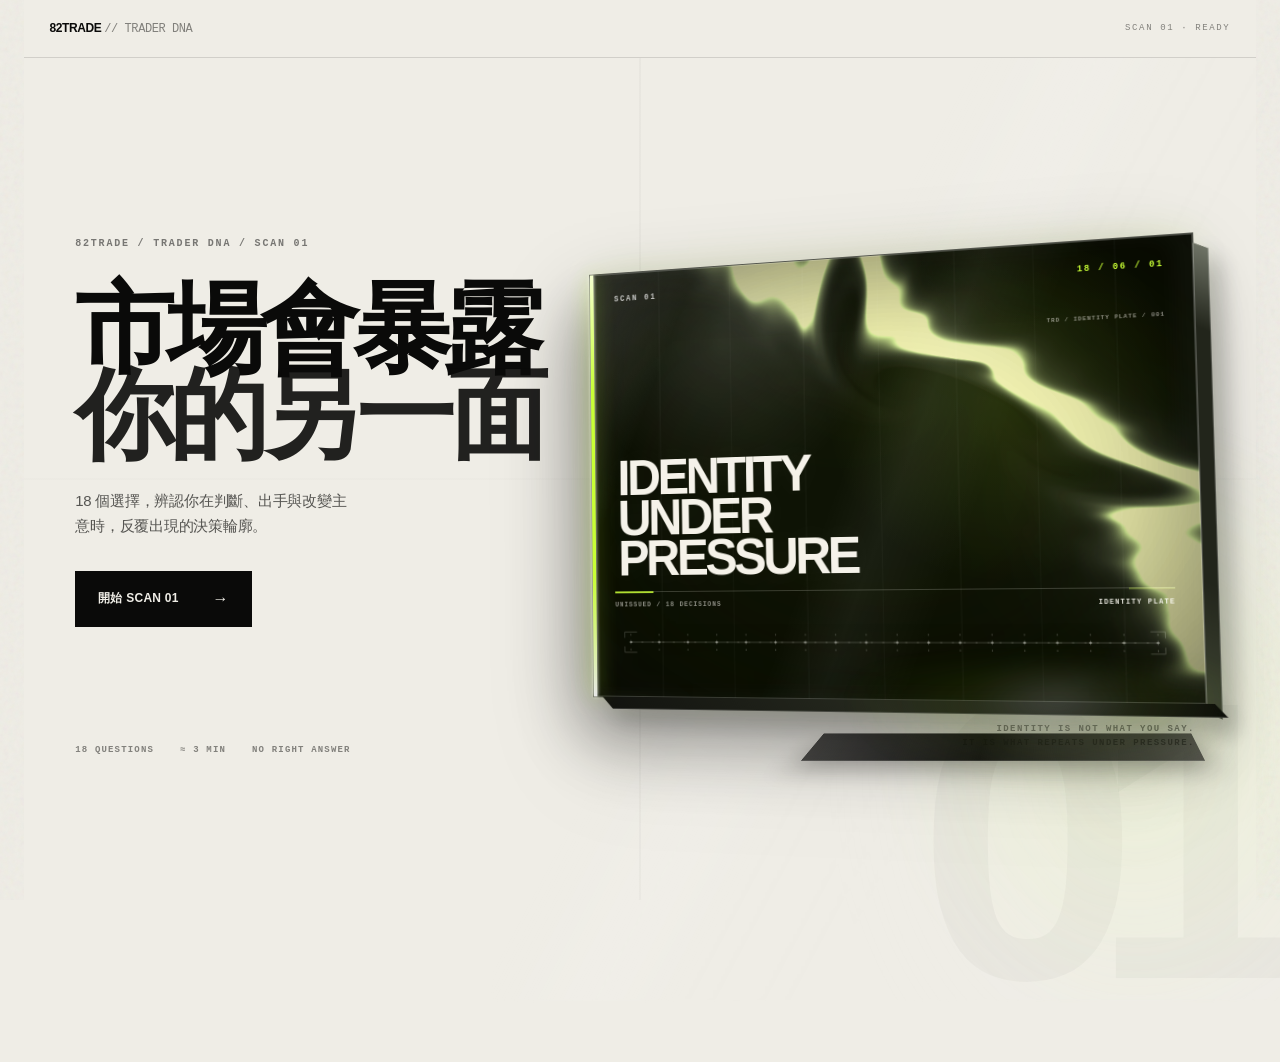
<file: index.html>
<!doctype html>
<html lang="zh-Hant">
<head>
<meta charset="utf-8" />
<meta name="viewport" content="width=device-width, initial-scale=1, viewport-fit=cover" />
<meta name="theme-color" content="#efede6" />
<title>82TRADE · 交易 DNA</title>
<meta name="description" content="54 題標準題庫，從六個連續維度辨認你的交易決策傾向。" />
<link rel="stylesheet" href="./styles.css" />
<link rel="stylesheet" href="./styles-responsive.css" />
<link rel="stylesheet" href="./visual-v3.css" />
<link rel="stylesheet" href="./visual-v3-motion.css" />
<link rel="stylesheet" href="./visual-v3-polish.css" />
<link rel="stylesheet" href="./visual-v3-refine.css" />
<link rel="stylesheet" href="./visual-v3-result-depth.css" />
<link rel="stylesheet" href="./visual-v4.css" />
<link rel="stylesheet" href="./visual-v4-result.css" />
</head>
<body>
<div class="app"><div class="grain"></div><div class="orb"></div><div class="orb b"></div>
<div class="shell"><div class="topbar"><div class="brand">82TRADE <span>// TRADER DNA</span></div><div class="status" id="status">LOADING</div></div><main class="view" id="view"></main></div>
<div class="toast" id="toast">已複製</div></div>
<script src="./event-persistence.js" defer></script>
<script src="./app.js" defer></script>
<script src="./visual-v3.js" defer></script>
<script src="./visual-v3-refine.js" defer></script>
<script src="./visual-v3-share-card.js" defer></script>
<script src="./visual-v4.js" defer></script>
<script src="./visual-v4-result.js" defer></script>
<script>
if ('serviceWorker' in navigator) {
  addEventListener('load', () => {
    navigator.serviceWorker.register('./sw.js', { updateViaCache: 'none' }).catch(() => {});
  });
}
</script>
</body></html>
</file>
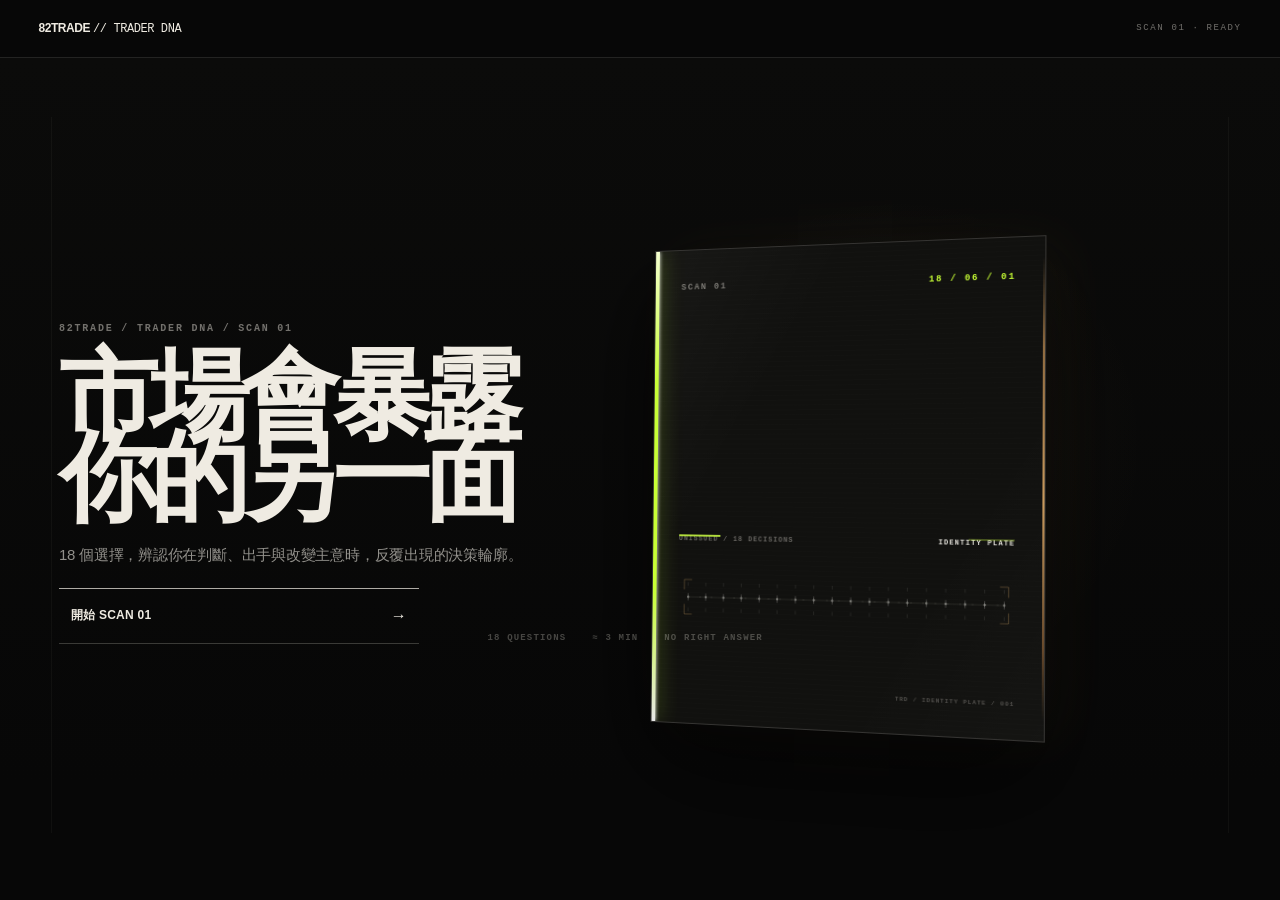
<file: v5/index.html>
<!doctype html>
<html lang="zh-Hant">
<head>
<meta charset="utf-8" />
<meta name="viewport" content="width=device-width, initial-scale=1, viewport-fit=cover" />
<base href="../">
<meta name="theme-color" content="#efede6" />
<title>82TRADE · 交易 DNA</title>
<meta name="description" content="54 題標準題庫，從六個連續維度辨認你的交易決策傾向。" />
<link rel="stylesheet" href="./styles.css" />
<link rel="stylesheet" href="./styles-responsive.css" />
<link rel="stylesheet" href="./visual-v3.css" />
<link rel="stylesheet" href="./visual-v3-motion.css" />
<link rel="stylesheet" href="./visual-v3-polish.css" />
<link rel="stylesheet" href="./visual-v3-refine.css" />
<link rel="stylesheet" href="./visual-v3-result-depth.css" />
<link rel="stylesheet" href="./visual-v4.css" />
<link rel="stylesheet" href="./visual-v4-result.css" />
<link rel="stylesheet" href="./v5/director-v5-live.css" />
</head>
<body class="v5-functional-preview">
<div class="app"><div class="grain"></div><div class="orb"></div><div class="orb b"></div>
<div class="shell"><div class="topbar"><div class="brand">82TRADE <span>// TRADER DNA</span></div><div class="status" id="status">LOADING</div></div><main class="view" id="view"></main></div>
<div class="toast" id="toast">已複製</div></div>
<script src="./event-persistence.js" defer></script>
<script src="./app.js" defer></script>
<script src="./visual-v3.js" defer></script>
<script src="./visual-v3-refine.js" defer></script>
<script src="./visual-v3-share-card.js" defer></script>
<script src="./visual-v4.js" defer></script>
<script src="./visual-v4-result.js" defer></script>
<script src="./v5/director-v5-live.js" defer></script>

</body></html>
</file>
<file: styles.css>
:root{
  --bg:#0a0a0a;
  --ink:#f0eee8;
  --paper:#e9e4d9;
  --muted:#85827b;
  --faint:#4d4b47;
  --line:#2a2926;
  --line-strong:#4b4943;
  --black:#090909;
}
*{box-sizing:border-box}
html{scroll-behavior:smooth;background:var(--bg)}
html,body{margin:0;min-height:100%;background:var(--bg);color:var(--ink);font-family:Inter,"SF Pro Display","PingFang TC","Noto Sans TC",system-ui,-apple-system,sans-serif}
body{overflow-x:hidden}
button{font:inherit}
button:focus-visible{outline:2px solid var(--paper);outline-offset:4px}
.app{min-height:100vh;position:relative;isolation:isolate;background:var(--bg)}
.grain{position:fixed;inset:0;pointer-events:none;z-index:-1;opacity:.035;background-image:url("data:image/svg+xml,%3Csvg viewBox='0 0 180 180' xmlns='http://www.w3.org/2000/svg'%3E%3Cfilter id='n'%3E%3CfeTurbulence type='fractalNoise' baseFrequency='.9' numOctaves='3' stitchTiles='stitchTiles'/%3E%3C/filter%3E%3Crect width='100%25' height='100%25' filter='url(%23n)' opacity='.8'/%3E%3C/svg%3E")}
.orb{display:none}
.shell{width:min(1280px,calc(100% - 48px));margin:0 auto;padding:0 0 72px}
.topbar{height:72px;display:flex;align-items:center;justify-content:space-between;border-bottom:1px solid var(--line);gap:24px}
.brand{font-size:12px;font-weight:850;letter-spacing:.18em;white-space:nowrap}
.brand span{font-weight:520;color:#77736b}
.status{font-family:ui-monospace,SFMono-Regular,Menlo,monospace;font-size:9px;line-height:1;color:#706d67;letter-spacing:.18em;text-transform:uppercase;text-align:right}
.view{min-height:calc(100vh - 72px);animation:page-in .26s ease both}
@keyframes page-in{from{opacity:0}to{opacity:1}}

/* Shared type */
.kicker,.scan,.result-kicker,.reveal-label,.share-brand{font-family:ui-monospace,SFMono-Regular,Menlo,monospace;font-size:10px;letter-spacing:.18em;text-transform:uppercase;color:#7d7971}
.btn{appearance:none;border:1px solid var(--paper);border-radius:0;background:var(--paper);color:#0a0a0a;min-height:52px;padding:0 18px;display:inline-flex;align-items:center;justify-content:space-between;gap:34px;font-size:12px;font-weight:760;letter-spacing:.01em;cursor:pointer;transition:transform .16s ease,background .16s ease,color .16s ease,border-color .16s ease}
.btn:hover{transform:translateY(-1px);background:#fff}
.btn span{font-size:16px;font-weight:500}
.btn.alt{background:transparent;color:var(--ink);border-color:var(--line-strong);box-shadow:none}
.btn.alt:hover{background:#171715;border-color:#74716a}

/* Landing */
.hero{min-height:calc(100vh - 72px);display:grid;grid-template-columns:minmax(0,1.1fr) minmax(320px,.9fr);gap:7vw;align-items:center;padding:72px 0 88px}
.hero-main{max-width:760px}
.hero h1{font-size:clamp(58px,7.4vw,112px);line-height:.91;letter-spacing:-.065em;font-weight:650;margin:24px 0 34px;text-wrap:balance}
.hero h1 em{font-style:normal;color:#88847c;font-weight:500}
.hero-copy{font-size:clamp(17px,1.65vw,24px);line-height:1.65;color:#b9b5ad;max-width:660px;margin:0 0 36px;letter-spacing:-.015em}
.hero .cta{display:flex;align-items:center;gap:12px;margin-bottom:30px}
.hero .btn{min-width:238px}
.hero-meta{display:flex;flex-wrap:wrap;gap:18px 28px;font-family:ui-monospace,SFMono-Regular,Menlo,monospace;font-size:9px;letter-spacing:.14em;color:#66635d}
.hero-object{justify-self:end;width:min(100%,430px)}
.register-frame{aspect-ratio:1/1;border:1px solid var(--line-strong);position:relative;display:grid;place-items:center;background:#0d0d0c;overflow:hidden}
.register-frame:before,.register-frame:after{content:"";position:absolute;background:var(--line)}
.register-frame:before{height:1px;left:0;right:0;top:50%}
.register-frame:after{width:1px;top:0;bottom:0;left:50%}
.register-no{position:absolute;left:17px;top:16px;font-family:ui-monospace,SFMono-Regular,Menlo,monospace;font-size:10px;color:#77736b;letter-spacing:.12em}
.register-cross{position:absolute;width:46%;height:46%;border:1px solid #383631;transform:rotate(45deg)}
.register-cross:after{content:"";position:absolute;inset:18%;border:1px solid #2d2c28}
.register-core{position:relative;z-index:1;text-align:center;background:#0d0d0c;padding:20px 16px;border-left:1px solid #383631;border-right:1px solid #383631}
.register-core b{display:block;font-size:48px;line-height:.9;letter-spacing:.16em;margin-left:.16em;font-weight:600}
.register-core small{display:block;margin-top:12px;font-family:ui-monospace,SFMono-Regular,Menlo,monospace;font-size:8px;letter-spacing:.16em;color:#77736b}
.register-coord{position:absolute;right:15px;bottom:15px;font-family:ui-monospace,SFMono-Regular,Menlo,monospace;font-size:8px;letter-spacing:.13em;color:#5e5b55}
.hero-object>p{font-family:ui-monospace,SFMono-Regular,Menlo,monospace;font-size:8px;line-height:1.7;letter-spacing:.12em;color:#5e5b55;margin:14px 0 0;text-align:right}

/* Quiz */
.quiz-wrap{width:min(980px,100%);margin:0 auto;padding:52px 0 80px;min-height:calc(100vh - 72px);display:flex;flex-direction:column;justify-content:center}
.meta{display:flex;align-items:flex-end;justify-content:space-between;gap:24px;padding-bottom:16px;border-bottom:1px solid var(--line)}
.scan-title{font-size:13px;color:#a7a39b;margin-top:7px}
.count{font-family:ui-monospace,SFMono-Regular,Menlo,monospace;font-size:10px;letter-spacing:.15em;color:#77736b}
.bar{height:1px;background:#252420;position:relative;margin-bottom:0;overflow:hidden}
.bar i{display:block;height:1px;background:var(--paper);transition:width .28s ease}
.quiz-stage{padding:62px 0 0;position:relative}
.question-index{font-family:ui-monospace,SFMono-Regular,Menlo,monospace;font-size:10px;letter-spacing:.16em;color:#55534e;margin-bottom:28px}
.question{font-size:clamp(30px,4.1vw,58px);line-height:1.16;letter-spacing:-.045em;font-weight:520;margin:0 0 54px;max-width:880px;text-wrap:balance}
.options{display:grid;border-top:1px solid var(--line-strong)}
.option{appearance:none;border:0;border-bottom:1px solid var(--line-strong);border-radius:0;background:transparent;color:var(--ink);min-height:94px;padding:20px 4px;display:grid;grid-template-columns:46px minmax(0,1fr) 28px;gap:18px;align-items:center;text-align:left;cursor:pointer;transition:background .15s ease,color .15s ease,padding .15s ease}
.option:hover{background:#121210;padding-left:14px}
.option:disabled{cursor:default}
.option.selected{background:var(--paper);color:#0a0a0a;padding-left:14px}
.letter{width:34px;height:34px;border:1px solid currentColor;display:grid;place-items:center;font-family:ui-monospace,SFMono-Regular,Menlo,monospace;font-size:10px;opacity:.65}
.opt-text{font-size:clamp(15px,1.5vw,19px);line-height:1.55;letter-spacing:-.01em}
.arrow{font-size:18px;opacity:.5;justify-self:end}
.captured{height:18px;margin-top:14px;font-family:ui-monospace,SFMono-Regular,Menlo,monospace;font-size:8px;letter-spacing:.16em;text-align:right;color:#77736b}

/* Between scan rounds */
.transition{min-height:calc(100vh - 72px);display:flex;flex-direction:column;align-items:flex-start;justify-content:center;max-width:850px;margin:0 auto;padding:72px 0}
.transition-rule{width:100%;height:1px;background:var(--line-strong);margin-bottom:32px;position:relative}
.transition-rule:after{content:"";position:absolute;left:0;top:-2px;width:18%;height:5px;background:var(--paper)}
.scan-mark{font-family:ui-monospace,SFMono-Regular,Menlo,monospace;font-size:14px;letter-spacing:.18em;color:#77736b;margin-bottom:44px}
.transition h2{font-size:clamp(42px,6vw,80px);line-height:.98;letter-spacing:-.055em;font-weight:560;margin:18px 0 24px;max-width:850px}
.transition p{font-size:17px;line-height:1.75;color:#99958d;max-width:680px;margin:0 0 34px}

/* Q18 / final reveal */
.reveal{--tc:#e9e4d9;min-height:calc(100vh - 72px);position:relative;display:grid;grid-template-rows:auto 1fr auto;align-items:center;padding:48px 0 64px;overflow:hidden}
.reveal-meta{display:flex;justify-content:space-between;gap:20px;border-bottom:1px solid var(--line);padding-bottom:14px;font-family:ui-monospace,SFMono-Regular,Menlo,monospace;font-size:8px;letter-spacing:.14em;color:#68655f}
.trace-field{height:170px;display:grid;grid-template-columns:repeat(18,1fr);gap:8px;align-items:center;width:min(900px,88%);margin:0 auto}
.trace{display:block;width:1px;height:48px;background:color-mix(in srgb,var(--tc) 58%,#777);justify-self:center;opacity:.75;transform-origin:center;animation:trace-lock 1.05s cubic-bezier(.2,.78,.2,1) both;animation-delay:calc(var(--i)*20ms)}
.trace-a{transform:translateY(-30px) scaleY(.65)}
.trace-b{transform:translateY(30px) scaleY(1.18)}
@keyframes trace-lock{65%{transform:translateY(0) scaleY(1.45);opacity:1}100%{transform:translateY(0) scaleY(.35);opacity:.24}}
.reveal-lock{text-align:center;align-self:end;padding-bottom:4vh}
.reveal-label{opacity:0;animation:reveal-text .45s ease 1.05s forwards}
.reveal-code{font-size:clamp(74px,13vw,180px);line-height:.86;font-weight:620;letter-spacing:.14em;margin-left:.14em;color:var(--tc);opacity:0;transform:translateY(14px);animation:reveal-code .58s cubic-bezier(.2,.8,.2,1) 1.15s forwards}
.reveal-name{font-size:clamp(23px,3vw,38px);letter-spacing:-.025em;margin-top:22px;color:#bdb8ae;opacity:0;animation:reveal-text .45s ease 1.55s forwards}
@keyframes reveal-code{to{opacity:1;transform:none}}
@keyframes reveal-text{to{opacity:1}}

/* Result */
.result{width:min(1120px,100%);margin:0 auto;padding:46px 0 92px}
.result-hero{min-height:720px;border-top:1px solid var(--line-strong);border-bottom:1px solid var(--line-strong);position:relative;display:flex;flex-direction:column;align-items:center;justify-content:center;text-align:center;padding:84px 8vw;background:linear-gradient(180deg,#0c0c0b,#090909)}
.dossier-head{position:absolute;top:18px;left:0;right:0;display:flex;justify-content:space-between;gap:20px;font-family:ui-monospace,SFMono-Regular,Menlo,monospace;font-size:8px;letter-spacing:.15em;color:#6b6861;text-align:left}
.result-lock{margin-bottom:30px}
.sigil{width:108px;height:108px;border:1px solid color-mix(in srgb,var(--tc) 50%,#4b4943);position:relative;display:grid;grid-template-columns:1fr 1fr;align-items:end;padding:14px;color:var(--tc);overflow:hidden}
.sigil-rule{position:absolute;background:color-mix(in srgb,var(--tc) 25%,#393732)}
.sigil-rule.h{height:1px;left:0;right:0;top:50%}.sigil-rule.v{width:1px;top:0;bottom:0;left:50%}
.sigil b,.sigil small{position:relative;z-index:1;background:#0a0a09;padding:4px 2px}
.sigil b{font-size:20px;letter-spacing:.08em}.sigil small{font-family:ui-monospace,SFMono-Regular,Menlo,monospace;font-size:9px;letter-spacing:.12em;justify-self:end}
.code{font-size:clamp(82px,13vw,164px);font-weight:610;letter-spacing:.14em;margin:.12em 0 0 .14em;line-height:.86;color:var(--tc)}
.identity{font-size:clamp(30px,4vw,52px);font-weight:530;letter-spacing:-.04em;margin-top:27px}
.hook{font-size:clamp(17px,2vw,25px);line-height:1.65;color:#b9b4aa;max-width:790px;margin:28px auto 0}
.result-foot{position:absolute;bottom:17px;left:0;right:0;display:flex;justify-content:space-between;gap:20px;font-family:ui-monospace,SFMono-Regular,Menlo,monospace;font-size:7px;letter-spacing:.12em;color:#56534e;text-align:left}
.result-grid{display:grid;grid-template-columns:1.35fr .65fr;gap:1px;background:var(--line);margin-top:1px}
.section{background:var(--bg);padding:44px 0;border-bottom:1px solid var(--line)}
.result-grid .section{border:0;padding:48px}
.section h3{font-family:ui-monospace,SFMono-Regular,Menlo,monospace;font-size:9px;letter-spacing:.16em;text-transform:uppercase;color:#74716a;margin:0 0 30px;font-weight:500}
.portrait{font-size:18px;line-height:1.9;color:#c6c1b7;letter-spacing:-.01em}
.portrait p{margin:0 0 18px}.portrait p:last-child{margin-bottom:0}
.share-preview{min-height:100%;display:flex;flex-direction:column;justify-content:center;position:relative;background:#11110f!important;overflow:hidden}
.share-preview:before{content:"";position:absolute;inset:18px;border:1px solid #2e2c28;pointer-events:none}
.share-brand,.share-code,.share-name,.share-preview p,.share-foot{position:relative;z-index:1}
.share-brand{color:#6d6962;margin-bottom:44px}
.share-code{font-size:48px;font-weight:620;line-height:.9;letter-spacing:.12em;margin-left:.12em;color:var(--tc)}
.share-name{font-size:23px;letter-spacing:-.03em;margin-top:16px}
.share-preview p{font-size:13px;line-height:1.7;color:#918c83;margin:24px 0 48px}
.share-foot{font-family:ui-monospace,SFMono-Regular,Menlo,monospace;font-size:7px;letter-spacing:.14em;color:#5c5953}
.dims-section{padding-top:56px}
.dims{display:grid;gap:28px}
.dim-row{display:grid;grid-template-columns:1fr;gap:8px}
.dim-top{display:flex;justify-content:space-between;gap:18px;font-size:11px;color:#807c74}
.dim-top b{font-size:12px;color:#c9c4ba;font-weight:560}.dim-top span{font-family:ui-monospace,SFMono-Regular,Menlo,monospace;font-size:8px;letter-spacing:.08em}
.track{height:2px;background:#272621;position:relative;overflow:visible}
.track-mid{position:absolute;left:50%;top:-3px;width:1px;height:8px;background:#4a4842;z-index:2}
.track i{display:block;height:2px;background:var(--tc);opacity:.8}
.dim-lead{font-size:10px;color:#6f6b64;text-align:right}
.people{display:grid;grid-template-columns:1fr 1fr;gap:1px;background:var(--line)}
.person{background:var(--bg);padding:28px;font-size:14px;line-height:1.8;color:#aaa59c;white-space:pre-line}
.reminder{border-top:1px solid #3a302f;border-bottom:1px solid #3a302f;margin-top:18px;padding:38px 0;background:linear-gradient(90deg,rgba(130,75,65,.045),transparent 58%)}
.reminder h3{color:#806c67}.reminder p{font-size:19px;line-height:1.75;color:#cbb9b3;margin:0;max-width:820px}
.actions{display:flex;flex-wrap:wrap;gap:10px;margin-top:34px}
.legal{font-size:10px;line-height:1.75;color:#5c5953;margin-top:22px;max-width:900px}

.load-error{min-height:calc(100vh - 72px);display:flex;flex-direction:column;justify-content:center;align-items:flex-start}.load-error h2{font-size:52px;margin:20px 0 12px}.load-error p{color:#8d8981}
.toast{position:fixed;left:50%;bottom:28px;transform:translateX(-50%) translateY(12px);opacity:0;pointer-events:none;background:var(--paper);color:#0a0a0a;border-radius:0;padding:12px 16px;font-size:11px;font-weight:720;transition:.18s ease;z-index:20}.toast.show{opacity:1;transform:translateX(-50%) translateY(0)}

@media(max-width:900px){
 .shell{width:min(100% - 32px,1280px)}
 .hero{grid-template-columns:1fr;gap:54px;padding:54px 0 70px}
 .hero-object{justify-self:start;width:min(76vw,420px)}
 .result-grid{grid-template-columns:1fr}
 .share-preview{min-height:480px}
 .result-grid .section{padding:40px 28px}
}
@media(max-width:620px){
 .shell{width:min(100% - 24px,1280px);padding-bottom:40px}
 .topbar{height:58px}.brand{font-size:10px}.brand span{display:none}.status{font-size:7px;max-width:48%}.view{min-height:calc(100vh - 58px)}
 .hero{min-height:calc(100vh - 58px);padding:42px 0 54px;gap:38px}
 .hero h1{font-size:clamp(48px,15.2vw,72px);margin:18px 0 24px}.hero-copy{font-size:16px;line-height:1.6;margin-bottom:28px}
 .hero .btn{width:100%}.hero-meta{gap:10px 18px;font-size:7px}.hero-object{width:100%}.hero-object>p{font-size:7px}.register-core b{font-size:40px}
 .quiz-wrap{min-height:calc(100vh - 58px);padding:28px 0 48px;justify-content:flex-start}.meta{padding-top:10px}.scan-title{font-size:11px}.quiz-stage{padding-top:44px}.question-index{margin-bottom:20px}.question{font-size:clamp(26px,8.2vw,38px);line-height:1.23;margin-bottom:38px}.option{min-height:86px;grid-template-columns:38px 1fr 20px;gap:10px;padding:16px 0}.option:hover,.option.selected{padding-left:8px}.letter{width:30px;height:30px}.opt-text{font-size:14px;line-height:1.55}.captured{margin-top:10px}
 .transition{min-height:calc(100vh - 58px);padding:44px 0}.transition h2{font-size:clamp(38px,12vw,58px)}.transition p{font-size:15px}.transition .btn{width:100%}
 .reveal{min-height:calc(100vh - 58px);padding:30px 0 46px}.reveal-meta{font-size:6px}.trace-field{height:140px;gap:4px;width:95%}.trace{height:36px}.reveal-code{font-size:20vw}.reveal-name{font-size:24px;margin-top:16px}
 .result{padding:28px 0 60px}.result-hero{min-height:620px;padding:76px 14px}.dossier-head{font-size:6px}.result-foot{font-size:5px}.sigil{width:90px;height:90px}.code{font-size:20vw}.identity{font-size:30px}.hook{font-size:16px;line-height:1.6}.result-grid .section{padding:34px 20px}.share-preview{min-height:420px}.share-code{font-size:44px}.section{padding:34px 0}.portrait{font-size:16px;line-height:1.85}.people{grid-template-columns:1fr}.person{padding:22px 4px;background:var(--bg)}.dim-top span{font-size:7px}.reminder p{font-size:16px}.actions{display:grid}.actions .btn{width:100%}.legal{font-size:9px}
}
@media(max-width:360px){.shell{width:min(100% - 18px,1280px)}.hero h1{font-size:45px}.question{font-size:25px}.option{grid-template-columns:34px 1fr 16px}.opt-text{font-size:13px}.result-hero{min-height:570px}}
@media(prefers-reduced-motion:reduce){*{scroll-behavior:auto!important}.view,.trace,.reveal-label,.reveal-code,.reveal-name{animation:none!important;opacity:1!important;transform:none!important}.btn,.option,.bar i,.toast{transition:none!important}}
</file>
<file: styles-responsive.css>
/* Responsive hardening pass — 2026-09-15
   Keeps the visual direction intact while making 320–430px devices a first-class target. */

.hero-main,.hero-object,.quiz-wrap,.quiz-stage,.options,.option,.opt-text,.result,.result-hero,.result-grid,.section{min-width:0}
.hero h1{word-break:keep-all;overflow-wrap:normal;text-wrap:wrap}
.question{white-space:normal;word-break:break-all;line-break:anywhere;overflow-wrap:anywhere;text-wrap:wrap;max-width:100%}
.option{width:100%;max-width:100%;overflow:hidden;touch-action:manipulation;-webkit-tap-highlight-color:transparent}
.opt-text{min-width:0;max-width:100%;white-space:normal;word-break:break-all;line-break:anywhere;overflow-wrap:anywhere}
.result-hero .code{display:block;white-space:nowrap;font-size:clamp(88px,11vw,150px);line-height:.88}
.result-hero .identity{word-break:keep-all;overflow-wrap:normal}

@media(max-width:900px){
  .shell{width:calc(100% - 32px)}
  .hero{grid-template-columns:minmax(0,1fr);gap:48px}
  .hero-main{width:100%;max-width:none}
  .hero-object{justify-self:start;width:min(100%,420px)}
  .result-grid{grid-template-columns:minmax(0,1fr)}
}

@media(max-width:620px){
  .shell{width:calc(100% - 24px);padding-bottom:36px}
  .topbar{height:56px;gap:12px}
  .brand{font-size:10px;letter-spacing:.14em}
  .brand span{display:none}
  .status{font-size:7px;letter-spacing:.12em;max-width:46%;white-space:nowrap}
  .view{min-height:calc(100vh - 56px)}

  .hero{display:block;min-height:auto;padding:42px 0 54px}
  .hero h1{font-size:clamp(42px,13vw,60px);line-height:.97;letter-spacing:-.055em;margin:18px 0 24px}
  .hero-copy{font-size:16px;line-height:1.62;margin-bottom:26px}
  .hero .cta{margin-bottom:22px}
  .hero .btn{width:100%;min-width:0}
  .hero-meta{gap:10px 16px;font-size:7px;line-height:1.5}
  .hero-object{width:100%;margin-top:42px}
  .register-frame{aspect-ratio:4/3}
  .register-core b{font-size:38px}
  .hero-object>p{font-size:7px;line-height:1.6}

  .quiz-wrap{min-height:calc(100vh - 56px);padding:26px 0 42px;justify-content:flex-start;width:100%;overflow-x:hidden}
  .meta{padding-top:8px;gap:12px}
  .scan-title{font-size:11px;line-height:1.35}
  .count{font-size:8px;white-space:nowrap}
  .quiz-stage{padding-top:38px;width:100%;overflow-x:hidden}
  .question-index{margin-bottom:18px}
  .question{font-size:clamp(25px,7.8vw,34px);line-height:1.24;letter-spacing:-.035em;margin-bottom:34px;max-width:100%}
  .options{width:100%;max-width:100%;overflow:hidden}
  .option{min-height:82px;grid-template-columns:32px minmax(0,1fr);gap:12px;padding:14px 0}
  .option:hover,.option.selected{padding-left:8px;padding-right:8px}
  .letter{width:28px;height:28px;font-size:9px}
  .opt-text{font-size:14px;line-height:1.52}
  .arrow{display:none}
  .captured{margin-top:10px;font-size:7px}

  .transition{min-height:calc(100vh - 56px);padding:40px 0}
  .transition h2{font-size:clamp(36px,11vw,52px);line-height:1.02}
  .transition p{font-size:15px}
  .transition .btn{width:100%}

  .reveal{min-height:calc(100vh - 56px);padding:28px 0 42px}
  .reveal-meta{font-size:6px;gap:8px}
  .trace-field{height:128px;width:96%;gap:3px}
  .trace{height:34px}
  .reveal-code{font-size:19vw;white-space:nowrap}
  .reveal-name{font-size:24px;margin-top:15px;word-break:keep-all}

  .result{padding:24px 0 56px}
  .result-hero{min-height:560px;padding:88px 12px 76px}
  .dossier-head{font-size:6px;line-height:1.4;gap:8px}
  .result-lock{margin-bottom:24px}
  .sigil{width:86px;height:86px;padding:11px}
  .result-hero .code{font-size:clamp(62px,19vw,86px);letter-spacing:.1em;margin-left:.1em}
  .result-hero .identity{font-size:clamp(28px,8.5vw,36px);line-height:1.1;margin-top:22px}
  .hook{font-size:16px;line-height:1.6;margin-top:22px;max-width:94%}
  .result-foot{font-size:5px;line-height:1.4;gap:8px}
  .result-grid .section{padding:32px 18px}
  .share-preview{min-height:390px}
  .share-code{font-size:42px}
  .section{padding:32px 0}
  .portrait{font-size:16px;line-height:1.82}
  .people{grid-template-columns:minmax(0,1fr)}
  .person{padding:20px 0}
  .dim-top{align-items:flex-start}
  .dim-top span{font-size:7px;text-align:right}
  .reminder p{font-size:16px}
  .actions{display:grid;grid-template-columns:minmax(0,1fr)}
  .actions .btn{width:100%}
  .legal{font-size:9px}
}

@media(max-width:360px){
  .shell{width:calc(100% - 18px)}
  .hero h1{font-size:41px}
  .question{font-size:24px}
  .option{grid-template-columns:30px minmax(0,1fr);gap:9px}
  .opt-text{font-size:13px}
  .result-hero{min-height:520px}
  .result-hero .code{font-size:60px}
}
</file>
<file: visual-v3.css>
:root{
  --v3-paper:#efede6;
  --v3-ink:#0a0a09;
  --v3-muted:#6f6c65;
  --v3-line:rgba(10,10,9,.16);
  --v3-acid:#c8ff35;
  --v3-ease:cubic-bezier(.16,1,.3,1);
}

html,body{background:var(--v3-paper)!important;color:var(--v3-ink)!important}
body{overscroll-behavior-y:none}
.app{background:var(--v3-paper)!important;color:var(--v3-ink)!important;min-height:100svh}
.grain{opacity:.08!important;mix-blend-mode:multiply}
.orb,.orb.b{display:none!important}
.shell{max-width:none!important;padding:0!important}
.topbar{height:58px!important;padding:0 clamp(14px,2vw,30px)!important;background:rgba(239,237,230,.88)!important;color:var(--v3-ink)!important;border-bottom:1px solid rgba(10,10,9,.13)!important;backdrop-filter:blur(16px);-webkit-backdrop-filter:blur(16px);position:sticky;top:0;z-index:40}
.brand{font-weight:800!important;letter-spacing:-.015em!important}
.brand span,.status{color:rgba(10,10,9,.48)!important}
.view{min-height:calc(100svh - 58px)}

/* LANDING — poster first, interface second. */
.hero{min-height:calc(100svh - 58px)!important;display:grid!important;grid-template-columns:minmax(0,1.1fr) minmax(320px,.9fr)!important;gap:0!important;padding:clamp(26px,5vw,72px) clamp(18px,4vw,64px) 28px!important;position:relative;overflow:hidden;isolation:isolate;background:
  linear-gradient(90deg,transparent 49.92%,rgba(10,10,9,.06) 50%,transparent 50.08%),
  linear-gradient(0deg,transparent 49.92%,rgba(10,10,9,.045) 50%,transparent 50.08%),
  var(--v3-paper)!important;
}
.hero:before{content:"01";position:absolute;right:-.02em;bottom:-.24em;font:900 clamp(180px,31vw,560px)/.78 Arial Black,Arial,sans-serif;letter-spacing:-.12em;color:rgba(10,10,9,.032);z-index:-1}
.hero-main{display:flex;flex-direction:column;justify-content:center;align-items:flex-start;min-width:0;position:relative;z-index:3;padding-right:clamp(0px,2vw,36px)}
.kicker{font:700 10px/1.2 ui-monospace,SFMono-Regular,Menlo,monospace!important;letter-spacing:.18em!important;color:rgba(10,10,9,.52)!important;margin-bottom:clamp(22px,4vh,44px)!important}
.hero h1{font:900 clamp(64px,10.5vw,166px)/.78 Arial Black,Arial,sans-serif!important;letter-spacing:-.085em!important;text-transform:uppercase;margin:0!important;max-width:10ch!important;color:var(--v3-ink)!important;position:relative;z-index:5}
.hero h1 em{display:inline-block;font-style:normal!important;color:transparent!important;-webkit-text-stroke:1.5px var(--v3-ink);text-stroke:1.5px var(--v3-ink);transform:translateX(clamp(12px,3.6vw,52px));white-space:nowrap}
.hero-copy{max-width:480px!important;margin:clamp(30px,5vh,58px) 0 0!important;font-size:clamp(15px,1.35vw,19px)!important;line-height:1.65!important;color:rgba(10,10,9,.67)!important}
.hero .cta{margin-top:clamp(24px,4vh,42px)!important}
.btn{background:var(--v3-ink)!important;color:var(--v3-paper)!important;border:1px solid var(--v3-ink)!important;border-radius:0!important;min-height:56px!important;padding:0 22px!important;box-shadow:none!important;font-weight:760!important;letter-spacing:.02em!important;transition:transform .18s var(--v3-ease),background .18s ease,color .18s ease!important}
.btn:hover,.btn:focus-visible{transform:translateY(-2px)!important}
.btn.alt{background:transparent!important;color:var(--v3-ink)!important}
.hero-meta{margin-top:auto!important;padding-top:34px!important;display:flex!important;gap:22px!important;flex-wrap:wrap!important;font:700 9px/1.2 ui-monospace,SFMono-Regular,Menlo,monospace!important;letter-spacing:.13em!important;color:rgba(10,10,9,.48)!important}
.hero-object{min-width:0!important;display:flex!important;flex-direction:column!important;justify-content:center!important;align-items:center!important;position:relative!important;z-index:2!important;padding:clamp(14px,3vw,34px)!important;perspective:1100px}
.hero-object>p{margin:22px 0 0!important;align-self:flex-end!important;font:650 9px/1.5 ui-monospace,SFMono-Regular,Menlo,monospace!important;letter-spacing:.16em!important;color:rgba(10,10,9,.45)!important;text-align:right!important}
.register-frame[hidden]{display:none!important}
.v3-hero-material{--tilt-x:0deg;--tilt-y:0deg;width:min(42vw,620px);aspect-ratio:.82;position:relative;isolation:isolate;clip-path:polygon(14% 0,100% 6%,92% 92%,0 100%,4% 22%);background:#0b0b0a;box-shadow:0 34px 90px rgba(0,0,0,.18);transform:rotateX(var(--tilt-x)) rotateY(var(--tilt-y)) rotateZ(-2deg);transform-style:preserve-3d;transition:transform .18s ease-out;overflow:hidden}
.v3-hero-material:before{content:"";position:absolute;inset:0;z-index:5;pointer-events:none;background:linear-gradient(120deg,rgba(255,255,255,.22),transparent 22% 68%,rgba(255,255,255,.08)),repeating-linear-gradient(90deg,transparent 0 6%,rgba(255,255,255,.028) 6.1% 6.3%);mix-blend-mode:screen}
.v3-hero-material:after{content:"";position:absolute;inset:0;z-index:6;pointer-events:none;box-shadow:inset 0 0 0 1px rgba(255,255,255,.14),inset 0 0 80px rgba(255,255,255,.05)}
.v3-liquid{position:absolute;inset:0;width:100%;height:100%;z-index:1}
.v3-object-edge{position:absolute;left:0;top:0;bottom:0;width:8px;background:var(--v3-acid);z-index:7;box-shadow:0 0 24px rgba(200,255,53,.65)}
.v3-object-label{position:absolute;left:28px;right:26px;top:24px;display:flex;justify-content:space-between;align-items:center;z-index:8;color:rgba(255,255,255,.72);font:700 9px/1.1 ui-monospace,SFMono-Regular,Menlo,monospace;letter-spacing:.18em}
.v3-object-label b{color:var(--v3-acid);font-weight:800}
.v3-object-word{position:absolute;left:26px;bottom:82px;z-index:8;color:#f4f1e9;font:900 clamp(38px,4.7vw,72px)/.79 Arial Black,Arial,sans-serif;letter-spacing:-.075em;text-transform:uppercase;mix-blend-mode:screen}
.v3-object-vector{position:absolute;left:26px;right:28px;bottom:28px;z-index:8}

/* shared decision-vector language */
.v3-vector{display:grid;grid-template-columns:repeat(18,minmax(0,1fr));gap:3px;height:20px;align-items:center}
.v3-vector-mark{height:2px;background:rgba(10,10,9,.13);transform-origin:center;transition:transform .22s var(--v3-ease),background .22s ease,opacity .22s ease}
.v3-vector-mark.is-a{background:var(--v3-ink);transform:skewY(-24deg) scaleY(2.4)}
.v3-vector-mark.is-b{background:var(--v3-ink);transform:skewY(24deg) scaleY(2.4)}
.v3-vector-mark.is-empty{opacity:.35}
.v3-vector.is-compact .v3-vector-mark{background:rgba(255,255,255,.22)}
.v3-vector.is-compact .v3-vector-mark.is-a,.v3-vector.is-compact .v3-vector-mark.is-b{background:var(--v3-acid)}

/* ASSESSMENT — editorial utility, almost no spectacle. */
.quiz-wrap{max-width:1120px!important;margin:0 auto!important;padding:clamp(26px,5vw,64px) clamp(16px,4vw,52px) 64px!important;color:var(--v3-ink)!important}
.meta{border-bottom:1px solid var(--v3-line)!important;padding-bottom:18px!important}
.scan,.question-index{color:rgba(10,10,9,.45)!important}
.scan-title,.count{color:var(--v3-ink)!important}
.bar{height:1px!important;background:rgba(10,10,9,.08)!important}
.bar i{background:var(--v3-ink)!important;height:1px!important}
.v3-answer-vector{display:grid;grid-template-columns:160px minmax(0,1fr);gap:26px;align-items:end;padding:18px 0 22px;border-bottom:1px solid rgba(10,10,9,.11)}
.v3-vector-meta{font:700 8px/1.25 ui-monospace,SFMono-Regular,Menlo,monospace;letter-spacing:.14em;color:rgba(10,10,9,.42)}
.v3-vector-meta span,.v3-vector-meta b{display:block}
.v3-vector-meta b{margin-top:5px;color:var(--v3-ink);font-size:10px}
.quiz-stage{padding-top:clamp(28px,5vh,62px)!important}
.question-index{font:700 10px/1.2 ui-monospace,SFMono-Regular,Menlo,monospace!important;letter-spacing:.14em!important}
.question{max-width:970px!important;font:800 clamp(30px,4.3vw,58px)/1.05 Arial,Helvetica,sans-serif!important;letter-spacing:-.04em!important;color:var(--v3-ink)!important;margin:18px 0 clamp(34px,6vh,60px)!important}
.options{border-top:1px solid var(--v3-ink)!important}
.option{border:0!important;border-bottom:1px solid rgba(10,10,9,.22)!important;border-radius:0!important;background:transparent!important;color:var(--v3-ink)!important;min-height:88px!important;padding:18px 10px!important;display:grid!important;grid-template-columns:44px minmax(0,1fr) 34px!important;align-items:center!important;gap:8px!important;transition:background .18s ease,color .18s ease,transform .14s var(--v3-ease)!important;box-shadow:none!important;text-align:left!important}
.option:hover,.option:focus-visible{background:rgba(10,10,9,.045)!important}
.option.selected{background:var(--v3-ink)!important;color:var(--v3-paper)!important;transform:translateX(8px)!important}
.option.selected .letter,.option.selected .arrow{color:var(--v3-acid)!important}
.letter{font:800 11px/1 ui-monospace,SFMono-Regular,Menlo,monospace!important;color:rgba(10,10,9,.42)!important}
.opt-text{font-size:clamp(15px,1.5vw,19px)!important;line-height:1.48!important}
.arrow{justify-self:end!important;color:rgba(10,10,9,.38)!important}
.captured{color:rgba(10,10,9,.42)!important}

/* TRANSITIONS between 18-question blocks stay calm. */
.transition{background:var(--v3-paper)!important;color:var(--v3-ink)!important;max-width:1100px!important;margin:0 auto!important;padding:clamp(54px,10vh,130px) clamp(18px,5vw,70px)!important}
.transition-rule{background:var(--v3-ink)!important}
.scan-mark{color:rgba(10,10,9,.06)!important}
.transition h2{font:850 clamp(42px,7vw,92px)/.92 Arial,Helvetica,sans-serif!important;letter-spacing:-.06em!important}
.transition p{color:rgba(10,10,9,.6)!important}

/* Q18 — single M2 signature moment. */
.reveal{position:relative!important;min-height:calc(100svh - 58px)!important;background:#050505!important;color:#f2eee5!important;overflow:hidden!important;isolation:isolate!important}
.reveal>.trace-field{display:none!important}
.v3-reveal-stage{position:absolute;inset:0;z-index:1;overflow:hidden;background:radial-gradient(circle at 50% 55%,color-mix(in srgb,var(--tc) 9%,transparent),transparent 38%),#050505}
.v3-reveal-grid{position:absolute;inset:-20%;opacity:.35;background:repeating-linear-gradient(90deg,transparent 0 calc(8.333% - 1px),rgba(255,255,255,.05) calc(8.333% - 1px) 8.333%),repeating-linear-gradient(0deg,transparent 0 calc(12.5% - 1px),rgba(255,255,255,.035) calc(12.5% - 1px) 12.5%);transform:perspective(500px) rotateX(58deg) translateY(18%);transform-origin:center 70%;animation:v3-grid-breathe 2.45s var(--v3-ease) both}
@keyframes v3-grid-breathe{0%{opacity:.14;transform:perspective(500px) rotateX(62deg) translateY(32%) scale(1.1)}55%{opacity:.46}100%{opacity:.08;transform:perspective(500px) rotateX(49deg) translateY(6%) scale(.98)}}
.v3-morph{position:absolute;inset:0;width:100%;height:100%;z-index:3;filter:drop-shadow(0 0 7px color-mix(in srgb,var(--tc) 26%,transparent))}
.v3-impact{position:absolute;left:50%;top:56%;width:12px;height:12px;border-radius:50%;transform:translate(-50%,-50%);z-index:4;background:#fff;box-shadow:0 0 0 0 rgba(255,255,255,.9),0 0 0 0 color-mix(in srgb,var(--tc) 55%,transparent);opacity:0;animation:v3-impact 2.45s linear both}
@keyframes v3-impact{0%,44%{opacity:0;box-shadow:0 0 0 0 rgba(255,255,255,0)}46%{opacity:1;box-shadow:0 0 0 2px rgba(255,255,255,.85),0 0 68px 22px color-mix(in srgb,var(--tc) 45%,transparent)}51%{opacity:.42;box-shadow:0 0 0 32vw rgba(255,255,255,.04),0 0 120px 34px color-mix(in srgb,var(--tc) 16%,transparent)}58%,100%{opacity:0;box-shadow:0 0 0 48vw rgba(255,255,255,0)}}
.v3-reveal-caption{position:absolute;left:22px;right:22px;top:18px;z-index:8;display:flex;justify-content:space-between;gap:16px;border-bottom:1px solid rgba(255,255,255,.14);padding-bottom:9px;font:700 8px/1.2 ui-monospace,SFMono-Regular,Menlo,monospace;letter-spacing:.17em;color:rgba(255,255,255,.42)}
.v3-reveal-caption b{font-weight:700;color:rgba(255,255,255,.76)}
.reveal-meta{position:absolute!important;left:22px!important;right:22px!important;bottom:18px!important;top:auto!important;z-index:8!important;color:rgba(255,255,255,.32)!important}
.reveal-lock{position:absolute!important;left:50%!important;top:56%!important;transform:translate(-50%,-50%)!important;width:min(92vw,900px)!important;text-align:center!important;z-index:9!important;margin:0!important;padding:0!important}
.reveal-label{opacity:0!important;animation:v3-label-in 2.45s ease forwards!important;color:rgba(255,255,255,.58)!important}
.reveal-code{font:900 clamp(76px,17vw,220px)/.78 Arial Black,Arial,sans-serif!important;letter-spacing:.08em!important;margin-left:.08em!important;color:#f2eee5!important;opacity:0!important;filter:blur(18px);transform:scale(.86);animation:v3-code-in 2.45s var(--v3-ease) forwards!important;text-shadow:0 0 44px color-mix(in srgb,var(--tc) 18%,transparent)}
.reveal-name{font-size:clamp(18px,3.3vw,34px)!important;letter-spacing:.02em!important;color:#f2eee5!important;opacity:0!important;animation:v3-name-in 2.45s var(--v3-ease) forwards!important}
@keyframes v3-code-in{0%,67%{opacity:0;filter:blur(18px);transform:scale(.86)}78%{opacity:.96;filter:blur(1px);transform:scale(1.035)}88%,100%{opacity:1;filter:none;transform:scale(1)}}
@keyframes v3-name-in{0%,80%{opacity:0;transform:translateY(10px)}92%,100%{opacity:1;transform:none}}
@keyframes v3-label-in{0%,74%{opacity:0}92%,100%{opacity:.68}}

/* RESULT — issued editorial identity record, no dashboard look. */
.result{background:var(--v3-paper)!important;color:var(--v3-ink)!important;padding-bottom:72px!important}
.result-hero{position:relative!important;isolation:isolate!important;overflow:hidden!important;min-height:min(78svh,780px)!important;margin:0!important;border:0!important;border-bottom:1px solid var(--v3-ink)!important;border-radius:0!important;background:
  linear-gradient(90deg,transparent 49.92%,rgba(10,10,9,.055) 50%,transparent 50.08%),
  linear-gradient(0deg,transparent 49.92%,rgba(10,10,9,.045) 50%,transparent 50.08%),
  var(--v3-paper)!important;color:var(--v3-ink)!important;padding:clamp(24px,4vw,58px)!important;display:flex!important;flex-direction:column!important;justify-content:flex-end!important}
.result-hero:before{content:"DNA";position:absolute;right:-.06em;top:-.08em;font:900 clamp(180px,32vw,520px)/.78 Arial Black,Arial,sans-serif;letter-spacing:-.12em;color:rgba(10,10,9,.026);z-index:0}
.result-hero>*{position:relative;z-index:3}
.dossier-head{position:absolute!important;top:26px;left:clamp(22px,4vw,58px);right:clamp(22px,4vw,58px);display:flex!important;justify-content:space-between!important;gap:20px!important;border-bottom:1px solid var(--v3-ink)!important;padding-bottom:10px!important;color:rgba(10,10,9,.55)!important;font:700 8px/1.2 ui-monospace,SFMono-Regular,Menlo,monospace!important;letter-spacing:.15em!important}
.result-lock{display:none!important}
.result-kicker{font:700 9px/1.2 ui-monospace,SFMono-Regular,Menlo,monospace!important;letter-spacing:.17em!important;color:rgba(10,10,9,.48)!important;margin-bottom:18px!important}
.result-hero .code{font:900 clamp(92px,19vw,290px)/.72 Arial Black,Arial,sans-serif!important;letter-spacing:-.075em!important;color:var(--v3-ink)!important;margin:0!important;max-width:none!important;position:relative!important;z-index:5!important}
.identity{font:850 clamp(28px,5vw,68px)/.95 Arial,Helvetica,sans-serif!important;letter-spacing:-.05em!important;color:var(--v3-ink)!important;margin-top:18px!important;position:relative!important;z-index:5!important}
.hook{font-size:clamp(16px,1.8vw,23px)!important;line-height:1.5!important;max-width:650px!important;color:rgba(10,10,9,.66)!important;margin-top:20px!important;position:relative!important;z-index:5!important}
.result-foot{display:flex!important;justify-content:space-between!important;gap:16px!important;flex-wrap:wrap!important;margin-top:clamp(28px,6vh,72px)!important;padding-top:12px!important;border-top:1px solid rgba(10,10,9,.18)!important;font:700 8px/1.2 ui-monospace,SFMono-Regular,Menlo,monospace!important;letter-spacing:.13em!important;color:rgba(10,10,9,.45)!important}
.v3-result-artifact{position:absolute!important;right:clamp(24px,5vw,72px);top:50%;transform:translateY(-48%) rotate(-7deg);width:min(35vw,430px);height:min(52vw,570px);z-index:1!important;opacity:.9;pointer-events:none}
.v3-result-artifact:before{content:"";position:absolute;inset:0;clip-path:polygon(13% 0,100% 8%,91% 93%,0 100%,5% 20%);background:linear-gradient(138deg,#13130f 0%,#24241c 36%,#080807 62%,#393a24 100%);box-shadow:0 30px 80px rgba(0,0,0,.18)}
.v3-result-artifact:after{content:"";position:absolute;inset:0;clip-path:polygon(13% 0,100% 8%,91% 93%,0 100%,5% 20%);background:linear-gradient(115deg,rgba(255,255,255,.24),transparent 20% 70%,color-mix(in srgb,var(--tc) 42%,transparent));mix-blend-mode:screen}
.v3-issued-label{position:absolute;left:32px;right:28px;top:32px;z-index:3;display:flex;justify-content:space-between;color:rgba(255,255,255,.58);font:700 7px/1.2 ui-monospace,SFMono-Regular,Menlo,monospace;letter-spacing:.16em}
.v3-issued-label b{color:var(--tc);font-weight:800}
.v3-issued-bars{position:absolute;left:30px;right:30px;bottom:46px;z-index:3;display:grid;grid-template-columns:repeat(18,minmax(0,1fr));gap:4px;align-items:end;height:68%}
.v3-issued-bars i{display:block;height:30%;background:rgba(255,255,255,.14);transform-origin:bottom}
.v3-issued-bars i.is-a{height:82%;background:rgba(255,255,255,.78);transform:skewY(-10deg)}
.v3-issued-bars i.is-b{height:58%;background:color-mix(in srgb,var(--tc) 76%,white);transform:skewY(10deg)}
.v3-issued-cut{position:absolute;left:0;top:0;bottom:0;width:7px;z-index:4;background:var(--tc);box-shadow:0 0 24px color-mix(in srgb,var(--tc) 46%,transparent)}
.result-grid,.dims-section,.result>.section,.actions,.legal{max-width:1180px!important;margin-left:auto!important;margin-right:auto!important}
.result-grid{padding:clamp(32px,6vw,76px) clamp(16px,4vw,48px) 0!important;gap:26px!important}
.section{background:transparent!important;border:0!important;border-top:1px solid rgba(10,10,9,.18)!important;border-radius:0!important;color:var(--v3-ink)!important;box-shadow:none!important}
.section h3{color:rgba(10,10,9,.46)!important;font:700 9px/1.2 ui-monospace,SFMono-Regular,Menlo,monospace!important;letter-spacing:.15em!important}
.portrait,.person,.reminder p,.legal{color:rgba(10,10,9,.67)!important}
.share-preview{background:var(--v3-ink)!important;color:var(--v3-paper)!important;padding:24px!important}
.share-preview *{color:inherit!important}
.share-code{font:900 clamp(66px,9vw,124px)/.8 Arial Black,Arial,sans-serif!important;letter-spacing:-.06em!important}
.dims-section{margin-top:30px!important}
.track{background:rgba(10,10,9,.09)!important}.track i{background:var(--v3-ink)!important}.track-mid{background:rgba(10,10,9,.28)!important}
.actions{padding:28px clamp(16px,4vw,48px) 0!important}
.legal{padding:30px clamp(16px,4vw,48px) 0!important;border-top:1px solid rgba(10,10,9,.16)!important;margin-top:40px!important}
.toast{background:var(--v3-ink)!important;color:var(--v3-paper)!important;border-radius:0!important}

@media(max-width:900px){
  .hero{grid-template-columns:1fr!important;padding-top:34px!important}
  .hero-main{padding-right:0!important}
  .hero h1{max-width:8.7ch!important}
  .hero-object{margin-top:34px!important;padding:0!important;align-items:flex-end!important}
  .v3-hero-material{width:min(78vw,560px)}
  .hero-object>p{display:none!important}
  .v3-result-artifact{width:min(48vw,380px);height:min(70vw,520px);right:2vw;opacity:.72}
}

@media(max-width:620px){
  .topbar{height:54px!important;padding:0 13px!important}
  .brand span{display:none!important}
  .status{font-size:8px!important}
  .view{min-height:calc(100svh - 54px)}
  .hero{min-height:calc(100svh - 54px)!important;padding:24px 14px 22px!important;display:flex!important;flex-direction:column!important}
  .hero:before{font-size:76vw;right:-.12em;bottom:-.1em}
  .kicker{margin-bottom:18px!important;font-size:8px!important}
  .hero h1{font-size:clamp(55px,17vw,76px)!important;line-height:.82!important;max-width:7.7ch!important}
  .hero h1 em{transform:translateX(18px);-webkit-text-stroke-width:1px}
  .hero-copy{font-size:14px!important;line-height:1.55!important;margin-top:24px!important;max-width:31ch!important}
  .hero .cta{margin-top:20px!important;width:100%!important}.hero .btn{width:100%!important;justify-content:space-between!important}
  .hero-meta{display:none!important}
  .hero-object{margin-top:24px!important;flex:1!important;justify-content:flex-end!important;align-items:center!important}
  .v3-hero-material{width:min(94vw,470px);max-height:44svh;aspect-ratio:1.02;transform:rotateX(var(--tilt-x)) rotateY(var(--tilt-y)) rotateZ(-1deg)}
  .v3-object-word{font-size:clamp(35px,11.5vw,53px);bottom:64px;left:20px}
  .v3-object-label{left:20px;right:18px;top:18px;font-size:7px}
  .v3-object-vector{left:20px;right:20px;bottom:21px}
  .quiz-wrap{padding:18px 13px 42px!important}
  .meta{padding-bottom:12px!important}
  .v3-answer-vector{grid-template-columns:110px minmax(0,1fr);gap:12px;padding:12px 0 16px}
  .v3-vector-meta{font-size:7px}.v3-vector-meta b{font-size:8px}
  .v3-vector{gap:2px}
  .quiz-stage{padding-top:24px!important}
  .question{font-size:clamp(28px,8.2vw,39px)!important;line-height:1.07!important;margin:14px 0 28px!important}
  .option{min-height:80px!important;padding:15px 6px!important;grid-template-columns:36px minmax(0,1fr) 24px!important}
  .opt-text{font-size:15px!important}
  .option.selected{transform:none!important}
  .reveal{min-height:calc(100svh - 54px)!important}
  .v3-reveal-caption{left:13px;right:13px;top:14px;font-size:6px;letter-spacing:.12em}
  .reveal-meta{left:13px!important;right:13px!important;bottom:13px!important;font-size:7px!important}
  .reveal-lock{top:56%!important;width:96vw!important}
  .reveal-code{font-size:clamp(70px,21.5vw,98px)!important;letter-spacing:.08em!important;margin-left:.08em!important}
  .reveal-name{font-size:18px!important}
  .result-hero{min-height:74svh!important;padding:18px 14px 22px!important}
  .dossier-head{left:14px;right:14px;top:16px;font-size:6px!important;letter-spacing:.12em!important}
  .result-kicker{font-size:7px!important;margin-bottom:12px!important}
  .result-hero .code{font-size:clamp(78px,25vw,112px)!important;line-height:.76!important}
  .identity{font-size:clamp(30px,9vw,44px)!important;margin-top:12px!important;max-width:12ch!important}
  .hook{font-size:15px!important;line-height:1.46!important;max-width:25ch!important;margin-top:14px!important}
  .result-foot{font-size:6px!important;margin-top:28px!important}
  .v3-result-artifact{right:-23vw;top:37%;width:88vw;height:112vw;opacity:.46;transform:translateY(-48%) rotate(-8deg)}
  .v3-issued-label{left:22px;right:20px;top:22px;font-size:6px}
  .v3-issued-bars{left:22px;right:22px;bottom:34px;gap:3px}
  .result-grid{padding:28px 13px 0!important}
  .result-grid,.dims-section{display:block!important}
  .result-grid>.section{margin-bottom:28px!important}
  .dims-section,.result>.section{margin-left:13px!important;margin-right:13px!important}
  .actions{padding:22px 13px 0!important;display:grid!important;gap:10px!important}.actions .btn{width:100%!important}
  .legal{padding:24px 13px 0!important;margin-top:28px!important}
}

@media(max-width:360px){
  .hero h1{font-size:52px!important}
  .v3-hero-material{max-height:40svh}
  .v3-answer-vector{grid-template-columns:94px minmax(0,1fr);gap:10px}
  .v3-vector-meta{letter-spacing:.09em}
  .question{font-size:27px!important}
  .opt-text{font-size:14px!important}
}

@media(prefers-reduced-motion:reduce){
  *,*::before,*::after{scroll-behavior:auto!important}
  .v3-hero-material{transform:rotateZ(-2deg)!important;transition:none!important}
  .v3-reveal-grid,.v3-impact,.reveal-code,.reveal-name,.reveal-label{animation:none!important}
  .v3-morph{display:none!important}
  .reveal-code,.reveal-name,.reveal-label{opacity:1!important;filter:none!important;transform:none!important}
  .option,.btn,.v3-vector-mark{transition:none!important}
}
</file>
<file: visual-v3-motion.css>
/*
  V3 motion timing contract.

  Important implementation note:
  visual-v3.css intentionally established hard hidden states with `opacity:0!important`.
  CSS animations cannot override an !important opacity declaration, so V3 reveal motion
  uses geometric masks (clip-path), blur and scale instead of trying to animate opacity.

  Product contract remains:
  - semantic DNA must be visually locked by ~1.65s;
  - WebGL matter can keep settling until the ~2.4s scene cut;
  - Chinese identity lands after the DNA, not before it.
*/
.reveal-code{
  opacity:1!important;
  clip-path:inset(0 50% 0 50%);
  filter:blur(18px);
  transform:scale(.90);
  animation:v3-code-mask 2.10s cubic-bezier(.16,1,.3,1) forwards!important;
}
.reveal-name{
  opacity:1!important;
  clip-path:inset(100% 0 0 0);
  transform:translateY(12px);
  animation:v3-name-mask 2.24s cubic-bezier(.16,1,.3,1) forwards!important;
}
.reveal-label{
  opacity:1!important;
  clip-path:inset(0 100% 0 0);
  animation:v3-label-mask 2.24s cubic-bezier(.16,1,.3,1) forwards!important;
}

@keyframes v3-code-mask{
  0%,50%{clip-path:inset(0 50% 0 50%);filter:blur(18px);transform:scale(.90)}
  59%{clip-path:inset(0 34% 0 34%);filter:blur(10px);transform:scale(.95)}
  68%{clip-path:inset(0 3% 0 3%);filter:blur(.7px);transform:scale(1.035)}
  76%,100%{clip-path:inset(0 0 0 0);filter:none;transform:scale(1)}
}
@keyframes v3-name-mask{
  0%,69%{clip-path:inset(100% 0 0 0);transform:translateY(12px)}
  82%{clip-path:inset(18% 0 0 0);transform:translateY(2px)}
  92%,100%{clip-path:inset(0 0 0 0);transform:none}
}
@keyframes v3-label-mask{
  0%,64%{clip-path:inset(0 100% 0 0)}
  86%,100%{clip-path:inset(0 0 0 0)}
}

@media(prefers-reduced-motion:reduce){
  .reveal-code,.reveal-name,.reveal-label{
    animation:none!important;
    opacity:1!important;
    clip-path:none!important;
    filter:none!important;
    transform:none!important;
  }
}
</file>
<file: visual-v3-polish.css>
/*
  V3 subtraction / readability pass.
  Keep only one M2 mechanism at Q18: matter morph + one impact beat.
  The perspective grid was visually competent but pushed the scene back toward generic tech UI,
  so it is intentionally removed here.
*/
.v3-reveal-grid{display:none!important}

/* Result must settle into an editorial document, not inherit the dark V1 card surfaces. */
.result-grid{
  background:rgba(10,10,9,.18)!important;
  gap:1px!important;
}
.result-grid .portrait-section{
  background:var(--v3-paper)!important;
  color:var(--v3-ink)!important;
}
.portrait-section .portrait,
.portrait-section .portrait p{
  color:rgba(10,10,9,.72)!important;
}
.result-grid .share-preview{
  background:var(--v3-ink)!important;
  color:var(--v3-paper)!important;
}
.people{
  background:rgba(10,10,9,.16)!important;
}
.person{
  background:var(--v3-paper)!important;
  color:rgba(10,10,9,.68)!important;
}
.reminder{
  background:transparent!important;
  border-top:1px solid rgba(10,10,9,.18)!important;
  border-bottom:0!important;
}
.reminder h3{color:rgba(10,10,9,.46)!important}
.reminder p{color:rgba(10,10,9,.72)!important}

@media(max-width:620px){
  .result-grid{display:block!important;background:transparent!important}
  .result-grid .portrait-section{border-bottom:1px solid rgba(10,10,9,.18)!important}
}
</file>
<file: visual-v3-refine.css>
/* V3 refinement pass — typography, SCAN 01 process, editorial portrait archive. */

:root{
  --v3-display-sans:"Helvetica Neue","Arial Narrow","Aptos Display","PingFang TC","Noto Sans TC",Arial,sans-serif;
  --v3-reading-sans:"PingFang TC","Noto Sans TC","Microsoft JhengHei","Helvetica Neue",Arial,sans-serif;
  --v3-display-serif:"Songti TC","Noto Serif TC","PMingLiU","Times New Roman",serif;
  --v3-data-mono:ui-monospace,SFMono-Regular,Menlo,Monaco,Consolas,"Liberation Mono",monospace;
}

/* 01 / Typography — display, reading and instrument are visibly different roles. */
body{font-family:var(--v3-reading-sans)!important;font-kerning:normal;text-rendering:optimizeLegibility}
.brand{font-family:var(--v3-display-sans)!important;font-weight:850!important;letter-spacing:-.035em!important}
.brand span,.status,.kicker,.hero-meta,.v3-object-label,.v3-vector-meta,.question-index,.scan,.count,.reveal-meta,.v3-reveal-caption,.dossier-head,.result-foot,.section h3,.share-brand,.share-foot,.legal{font-family:var(--v3-data-mono)!important}

.hero h1{
  font-family:var(--v3-display-sans)!important;
  font-weight:900!important;
  letter-spacing:-.075em!important;
  line-height:.82!important;
  text-wrap:balance;
}
.hero h1 em{
  font-family:var(--v3-display-serif)!important;
  font-weight:700!important;
  letter-spacing:-.055em!important;
  color:var(--v3-ink)!important;
  -webkit-text-stroke:0!important;
  text-stroke:0!important;
  transform:translateX(clamp(10px,3vw,44px))!important;
  opacity:.9;
}
.hero-copy,.transition p,.portrait,.person,.reminder p,.hook,.opt-text{font-family:var(--v3-reading-sans)!important}
.question{
  font-family:var(--v3-reading-sans)!important;
  font-weight:720!important;
  line-height:1.09!important;
  letter-spacing:-.055em!important;
  text-wrap:balance;
}
.identity{
  font-family:var(--v3-display-serif)!important;
  font-weight:700!important;
  letter-spacing:-.045em!important;
}
.code,.share-code,.reveal-code{font-family:var(--v3-display-sans)!important;font-weight:900!important;letter-spacing:-.075em!important}

/* 02 / Assessment process — replace decorative slash accumulation with an answer waveform. */
.quiz-wrap{position:relative!important;isolation:isolate;overflow:hidden}
.quiz-wrap::before{
  content:attr(data-refine-q);
  position:absolute;
  right:clamp(8px,2.4vw,36px);
  top:clamp(90px,10vw,132px);
  z-index:-1;
  font:900 clamp(126px,20vw,260px)/.72 var(--v3-display-sans);
  letter-spacing:-.11em;
  color:rgba(10,10,9,.028);
  pointer-events:none;
}
.v3-answer-vector{display:none!important}
.v3-process-rail{
  display:grid;
  grid-template-columns:minmax(120px,180px) minmax(0,1fr);
  gap:clamp(18px,3vw,38px);
  align-items:end;
  padding:18px 0 24px;
  border-bottom:1px solid rgba(10,10,9,.16);
}
.v3-process-copy{
  font:700 8px/1.35 var(--v3-data-mono);
  letter-spacing:.15em;
  color:rgba(10,10,9,.42);
}
.v3-process-copy span,.v3-process-copy b{display:block}
.v3-process-copy b{margin-top:5px;color:var(--v3-ink);font-size:10px;letter-spacing:.08em}
.v3-process-tape{
  position:relative;
  display:grid;
  grid-template-columns:repeat(18,minmax(0,1fr));
  gap:clamp(2px,.42vw,7px);
  height:58px;
  align-items:center;
}
.v3-process-tape::before{
  content:"";
  position:absolute;
  left:0;right:0;top:50%;height:1px;
  background:rgba(10,10,9,.18);
}
.v3-process-cell{
  position:relative;
  height:100%;
  display:flex;
  align-items:center;
  justify-content:center;
}
.v3-process-cell::before{
  content:"";
  width:clamp(3px,.48vw,7px);
  height:6px;
  background:rgba(10,10,9,.1);
  transition:height .26s var(--v3-ease),transform .26s var(--v3-ease),background .18s ease,opacity .18s ease;
}
.v3-process-cell.is-a::before,
.v3-process-cell.is-b::before{
  height:clamp(22px,3.5vw,38px);
  background:var(--v3-ink);
  box-shadow:0 0 0 1px rgba(10,10,9,.02);
}
.v3-process-cell.is-a::before{transform:translateY(-25%)}
.v3-process-cell.is-b::before{transform:translateY(25%)}
.v3-process-cell.is-current::after{
  content:"";
  position:absolute;
  left:50%;top:50%;
  width:10px;height:10px;
  border:1px solid var(--v3-ink);
  transform:translate(-50%,-50%) rotate(45deg);
  background:var(--v3-paper);
}
.v3-process-cell[data-anchor] span{
  position:absolute;
  bottom:-16px;
  left:50%;
  transform:translateX(-50%);
  font:700 7px/1 var(--v3-data-mono);
  letter-spacing:.05em;
  color:rgba(10,10,9,.32);
}
.quiz-stage{position:relative!important}
.question-index{
  font-size:9px!important;
  letter-spacing:.17em!important;
  color:rgba(10,10,9,.42)!important;
  margin-bottom:16px!important;
}
.option{position:relative!important;overflow:hidden}
.option::before{
  content:"";
  position:absolute;
  left:0;top:0;bottom:0;
  width:0;
  background:var(--v3-ink);
  opacity:.045;
  transition:width .32s var(--v3-ease);
}
.option:hover::before,.option:focus-visible::before{width:100%}
.option.selected::before{width:100%;opacity:1}
.option>*{position:relative;z-index:1}

/* 03 / Same-type people — editorial portrait archive, not profile avatars. */
.people{gap:1px!important}
.person{
  padding:0!important;
  display:grid!important;
  grid-template-columns:minmax(132px,34%) minmax(0,1fr)!important;
  min-height:260px;
  align-items:stretch;
  overflow:hidden;
}
.v3-person-portrait{
  margin:0;
  position:relative;
  min-height:260px;
  overflow:hidden;
  background:#d9d6ce;
  border-right:1px solid rgba(10,10,9,.13);
}
.v3-person-portrait::before{
  content:"";
  position:absolute;
  left:0;top:0;bottom:0;
  width:3px;
  z-index:4;
  background:var(--tc,#0a0a09);
  opacity:.9;
}
.v3-person-portrait::after{
  content:"";
  position:absolute;inset:0;
  pointer-events:none;
  background:linear-gradient(180deg,rgba(255,255,255,.08),transparent 38%,rgba(10,10,9,.08)),repeating-linear-gradient(90deg,transparent 0 12px,rgba(255,255,255,.025) 12px 13px);
  mix-blend-mode:multiply;
}
.v3-person-index{
  position:absolute;
  left:12px;top:11px;
  z-index:5;
  font:750 8px/1 var(--v3-data-mono);
  letter-spacing:.14em;
  color:rgba(255,255,255,.78);
  text-shadow:0 1px 6px rgba(0,0,0,.46);
}
.v3-person-portrait img{
  width:100%;height:100%;display:block;object-fit:cover;object-position:center 23%;
  opacity:0;
  filter:grayscale(1) contrast(1.08) sepia(.07);
  transform:scale(1.015);
  transition:opacity .22s ease,filter .35s ease,transform .6s var(--v3-ease);
}
.v3-person-portrait.has-image img{opacity:1}
.person:hover .v3-person-portrait.has-image img{filter:grayscale(.82) contrast(1.1) sepia(.04);transform:scale(1.04)}
.v3-person-portrait[data-person="Jeff Bezos"] img{object-position:center 16%}
.v3-person-portrait[data-person="Philip Fisher"] img{object-position:center 12%}
.v3-person-fallback{
  position:absolute;inset:0;
  display:flex;flex-direction:column;align-items:flex-start;justify-content:flex-end;
  padding:18px 16px 16px;
  color:rgba(10,10,9,.42);
  background:
    radial-gradient(circle at 50% 42%,rgba(255,255,255,.28),transparent 30%),
    linear-gradient(145deg,rgba(255,255,255,.26),transparent 42%),
    #d9d6ce;
  transition:opacity .18s ease;
}
.v3-person-fallback::before{
  content:"";
  position:absolute;
  left:18%;right:18%;top:20%;bottom:23%;
  border:1px solid rgba(10,10,9,.12);
  border-radius:50% 50% 44% 44%;
}
.v3-person-fallback span{
  position:absolute;left:14px;top:14px;
  font:700 6px/1 var(--v3-data-mono);
  letter-spacing:.18em;color:rgba(10,10,9,.34)
}
.v3-person-fallback b{
  position:relative;
  font:850 clamp(34px,4vw,62px)/.82 var(--v3-display-sans);
  letter-spacing:-.07em;
  color:rgba(10,10,9,.22)
}
.v3-person-fallback small{
  position:relative;margin-top:8px;
  font:700 5px/1 var(--v3-data-mono);
  letter-spacing:.14em;color:rgba(10,10,9,.34)
}
.v3-person-portrait.has-image .v3-person-fallback{opacity:0}
.v3-person-portrait.is-fallback img{filter:grayscale(1) contrast(1.02)!important;transform:none!important}
.v3-person-portrait.is-fallback:hover img{filter:grayscale(1) contrast(1.02)!important;transform:none!important}
.v3-person-copy{padding:clamp(26px,3.2vw,48px);display:flex;flex-direction:column;justify-content:center;min-width:0}
.v3-person-name{font-family:var(--v3-display-sans);font-size:clamp(18px,1.75vw,27px);font-weight:720;line-height:1.12;letter-spacing:-.035em;color:var(--v3-ink)}
.v3-person-name small{display:block;margin-top:7px;font:650 9px/1.2 var(--v3-data-mono);letter-spacing:.12em;color:rgba(10,10,9,.42)}
.v3-person-desc{margin-top:24px;font-size:clamp(14px,1.15vw,17px);line-height:1.72;color:rgba(10,10,9,.64)}
.v3-person-source{position:absolute;left:10px;bottom:8px;z-index:2;font:650 6px/1 var(--v3-data-mono);letter-spacing:.08em;color:rgba(255,255,255,.7);text-shadow:0 1px 5px rgba(0,0,0,.45);opacity:0;transition:opacity .2s ease}
.v3-person-portrait.has-image:hover .v3-person-source{opacity:1}

/* 04 / Result depth — more information density, no extra spectacle. */
.v3-signal-strip{
  margin:0;
  padding:clamp(28px,4.2vw,54px) clamp(18px,4vw,56px);
  border-top:1px solid rgba(10,10,9,.18);
  border-bottom:1px solid rgba(10,10,9,.18);
  background:linear-gradient(90deg,color-mix(in srgb,var(--tc) 7%,transparent),transparent 32%),rgba(255,255,255,.16);
}
.v3-signal-head{
  display:flex;
  justify-content:space-between;
  gap:20px;
  align-items:baseline;
  margin-bottom:clamp(22px,3vw,34px);
  font:700 8px/1.4 var(--v3-data-mono);
  letter-spacing:.14em;
  color:rgba(10,10,9,.44);
}
.v3-signal-head b{font-weight:600;letter-spacing:.05em;color:rgba(10,10,9,.5);text-align:right}
.v3-signal-grid{display:grid;grid-template-columns:repeat(4,minmax(0,1fr));border-top:1px solid rgba(10,10,9,.18);border-left:1px solid rgba(10,10,9,.18)}
.v3-signal-card{
  min-height:146px;
  padding:20px 18px 18px;
  border-right:1px solid rgba(10,10,9,.18);
  border-bottom:1px solid rgba(10,10,9,.18);
  display:flex;
  flex-direction:column;
  align-items:flex-start;
  justify-content:flex-end;
  position:relative;
  overflow:hidden;
}
.v3-signal-card::before{
  content:"";
  position:absolute;
  left:0;top:0;
  width:36px;height:3px;
  background:var(--tc,#0a0a09);
}
.v3-signal-card.is-balanced::before{width:100%;opacity:.24}
.v3-signal-no{position:absolute;right:12px;top:12px;font:700 7px/1 var(--v3-data-mono);letter-spacing:.12em;color:rgba(10,10,9,.28)}
.v3-signal-card strong{font-family:var(--v3-display-serif);font-size:clamp(23px,2.7vw,38px);line-height:1;letter-spacing:-.045em;color:var(--v3-ink);font-weight:700}
.v3-signal-card span{margin-top:10px;font:700 8px/1.2 var(--v3-data-mono);letter-spacing:.13em;color:rgba(10,10,9,.46)}
.v3-signal-card small{margin-top:18px;font:650 8px/1.35 var(--v3-data-mono);letter-spacing:.06em;color:rgba(10,10,9,.55)}

.v3-share-fingerprint{
  margin-top:clamp(26px,4vw,46px);
  padding-top:14px;
  border-top:1px solid currentColor;
  border-top-color:color-mix(in srgb,currentColor 24%,transparent);
}
.v3-share-fingerprint-head{display:flex;justify-content:space-between;gap:12px;font:700 7px/1.2 var(--v3-data-mono);letter-spacing:.14em;opacity:.58}
.v3-share-fingerprint-head b{font-weight:800}
.v3-share-fingerprint-bars{margin-top:12px;display:grid;grid-template-columns:repeat(18,minmax(0,1fr));gap:2px;height:30px;align-items:center}
.v3-share-fingerprint-bars i{display:block;height:4px;background:currentColor;opacity:.2;transform-origin:center;transition:transform .2s var(--v3-ease),opacity .2s ease}
.v3-share-fingerprint-bars i.is-a{transform:translateY(-5px) scaleY(2.3);opacity:.92}
.v3-share-fingerprint-bars i.is-b{transform:translateY(5px) scaleY(2.3);opacity:.92}

.v3-dossier-index{
  position:fixed;
  left:14px;
  top:50%;
  transform:translateY(-50%);
  z-index:22;
  width:92px;
  display:flex;
  flex-direction:column;
  gap:1px;
  background:rgba(239,237,230,.82);
  border:1px solid rgba(10,10,9,.13);
  backdrop-filter:blur(12px);
  -webkit-backdrop-filter:blur(12px);
}
.v3-dossier-index-title{padding:10px 9px 8px;font:750 7px/1 var(--v3-data-mono);letter-spacing:.16em;color:rgba(10,10,9,.36);border-bottom:1px solid rgba(10,10,9,.11)}
.v3-dossier-index a{display:grid;grid-template-columns:20px 1fr;gap:4px;align-items:center;padding:9px 8px;text-decoration:none;color:rgba(10,10,9,.58);border-bottom:1px solid rgba(10,10,9,.08);transition:background .18s ease,color .18s ease}
.v3-dossier-index a:last-child{border-bottom:0}
.v3-dossier-index a:hover,.v3-dossier-index a:focus-visible{background:var(--v3-ink);color:var(--v3-paper)}
.v3-dossier-index b{font:800 7px/1 var(--v3-data-mono);letter-spacing:.08em}
.v3-dossier-index span{font:650 8px/1.22 var(--v3-reading-sans)}

@media(max-width:1280px){.v3-dossier-index{display:none}}

@media(max-width:900px){
  .v3-signal-grid{grid-template-columns:repeat(2,minmax(0,1fr))}
}

@media(max-width:760px){
  .hero h1{letter-spacing:-.065em!important}
  .hero h1 em{transform:translateX(8px)!important}
  .quiz-wrap::before{top:118px;right:-2px;font-size:118px}
  .v3-process-rail{grid-template-columns:1fr;gap:12px;padding:14px 0 20px}
  .v3-process-copy{display:flex;align-items:center;justify-content:space-between}
  .v3-process-copy b{margin-top:0}
  .v3-process-tape{height:46px;gap:3px}
  .v3-process-cell.is-a::before,.v3-process-cell.is-b::before{height:25px}
  .question{font-weight:680!important;line-height:1.16!important;letter-spacing:-.045em!important}
  .person{grid-template-columns:112px minmax(0,1fr)!important;min-height:210px}
  .v3-person-portrait{min-height:210px}
  .v3-person-copy{padding:24px 20px}
  .v3-person-desc{margin-top:15px;font-size:14px;line-height:1.62}
  .v3-person-name{font-size:19px}
  .v3-signal-head{display:block}
  .v3-signal-head b{display:block;margin-top:7px;text-align:left}
}

@media(max-width:430px){
  .person{grid-template-columns:1fr!important}
  .v3-person-portrait{aspect-ratio:4/3;min-height:0;border-right:0;border-bottom:1px solid rgba(10,10,9,.13)}
  .v3-person-portrait img{object-position:center 20%}
  .v3-person-portrait[data-person="Jeff Bezos"] img{object-position:center 13%}
  .v3-person-portrait[data-person="Philip Fisher"] img{object-position:center 10%}
  .v3-person-copy{padding:24px 4px 30px}
  .people{background:transparent!important}
  .person+ .person{border-top:1px solid rgba(10,10,9,.18)}
  .v3-signal-strip{padding-left:0;padding-right:0;background:transparent}
  .v3-signal-grid{grid-template-columns:1fr 1fr}
  .v3-signal-card{min-height:126px;padding:18px 12px 14px}
  .v3-signal-card strong{font-size:24px}
  .v3-signal-card small{font-size:7px}
  .v3-share-fingerprint-bars{gap:1px}
}

@media(prefers-reduced-motion:reduce){
  .v3-process-cell::before,.v3-person-portrait img,.v3-person-fallback,.option::before,.v3-share-fingerprint-bars i,.v3-dossier-index a{transition:none!important}
}
</file>
<file: visual-v3-result-depth.css>
/* V3 result depth pass — contextual readout + public share artifact. */

/* 05 / Typical decision scenes — context, not another personality label. */
.v3-decision-scenes{
  padding:clamp(34px,5vw,72px) clamp(18px,4vw,56px);
  border-top:1px solid rgba(10,10,9,.18);
  border-bottom:1px solid rgba(10,10,9,.18);
  background:var(--v3-paper,#efede6);
}
.v3-scenes-head{
  display:flex;
  justify-content:space-between;
  align-items:flex-end;
  gap:24px;
  padding-bottom:18px;
  border-bottom:1px solid rgba(10,10,9,.2);
  font:700 8px/1.4 var(--v3-data-mono,monospace);
  letter-spacing:.14em;
  color:rgba(10,10,9,.44);
}
.v3-scenes-head b{max-width:430px;font-weight:600;letter-spacing:.05em;text-align:right;color:rgba(10,10,9,.5)}
.v3-scenes-grid{display:grid;grid-template-columns:repeat(3,minmax(0,1fr));border-left:1px solid rgba(10,10,9,.18)}
.v3-scene-card{
  position:relative;
  min-height:360px;
  padding:clamp(28px,3vw,44px);
  border-right:1px solid rgba(10,10,9,.18);
  border-bottom:1px solid rgba(10,10,9,.18);
  display:flex;
  flex-direction:column;
  overflow:hidden;
}
.v3-scene-card::after{
  content:"";
  position:absolute;
  right:-18%;bottom:-26%;
  width:180px;height:180px;
  border:1px solid color-mix(in srgb,var(--tc) 38%,rgba(10,10,9,.08));
  border-radius:50%;
  opacity:.35;
}
.v3-scene-no{font:800 8px/1 var(--v3-data-mono,monospace);letter-spacing:.15em;color:rgba(10,10,9,.34)}
.v3-scene-card h3{margin:clamp(34px,5vw,72px) 0 0;font-family:var(--v3-display-serif,serif);font-size:clamp(28px,3vw,46px);font-weight:700;line-height:.98;letter-spacing:-.05em;color:var(--v3-ink,#0a0a09);max-width:8ch}
.v3-scene-card p{margin:24px 0 34px;font-family:var(--v3-reading-sans,sans-serif);font-size:clamp(14px,1.1vw,17px);line-height:1.72;color:rgba(10,10,9,.64);max-width:32ch}
.v3-scene-axes{margin-top:auto;padding-top:16px;border-top:1px solid rgba(10,10,9,.15);display:grid;gap:9px}
.v3-scene-axes span{display:flex;justify-content:space-between;gap:10px;font:650 8px/1.35 var(--v3-data-mono,monospace);letter-spacing:.06em;color:rgba(10,10,9,.48)}
.v3-scene-axes b{font-weight:750;color:rgba(10,10,9,.72)}

/* 06 / Share studio — one authored artifact, no second spectacle. */
.v3-share-studio{
  margin:0;
  padding:clamp(40px,6vw,84px) clamp(18px,4vw,56px);
  display:grid;
  grid-template-columns:minmax(260px,.74fr) minmax(300px,1fr);
  grid-template-areas:"copy stage" "tools stage";
  gap:24px clamp(28px,5vw,76px);
  align-items:center;
  border-top:1px solid rgba(10,10,9,.18);
  background:
    linear-gradient(90deg,rgba(10,10,9,.025) 1px,transparent 1px) 0 0/42px 42px,
    linear-gradient(rgba(10,10,9,.025) 1px,transparent 1px) 0 0/42px 42px,
    #e8e5dd;
}
.v3-share-studio-copy{grid-area:copy;align-self:end}
.v3-share-studio-copy>span{font:750 8px/1 var(--v3-data-mono,monospace);letter-spacing:.16em;color:rgba(10,10,9,.42)}
.v3-share-studio-copy h3{margin:20px 0 0;font-family:var(--v3-display-serif,serif);font-size:clamp(34px,4.5vw,68px);font-weight:700;line-height:.94;letter-spacing:-.055em;max-width:9ch;color:var(--v3-ink,#0a0a09)}
.v3-share-studio-copy p{margin:26px 0 0;max-width:48ch;font-size:clamp(14px,1.1vw,16px);line-height:1.72;color:rgba(10,10,9,.58)}
.v3-share-formats{display:flex;gap:0;margin:26px 0 18px}
.v3-share-formats button{appearance:none;border:1px solid rgba(10,10,9,.35);background:transparent;color:rgba(10,10,9,.55);min-width:72px;height:38px;font:750 9px/1 var(--v3-data-mono,monospace);letter-spacing:.08em;cursor:pointer}
.v3-share-formats button+button{border-left:0}
.v3-share-formats button.is-active{background:var(--v3-ink,#0a0a09);color:var(--v3-paper,#efede6)}
.v3-share-generate{margin-top:0!important}
.v3-share-stage{grid-area:stage;justify-self:center;width:min(100%,470px);aspect-ratio:4/5;position:relative;background:#efede6;border:1px solid rgba(10,10,9,.2);box-shadow:0 24px 70px rgba(10,10,9,.13);overflow:hidden;transition:aspect-ratio .24s var(--v3-ease,ease),transform .25s var(--v3-ease,ease)}
.v3-share-studio[data-format="9:16"] .v3-share-stage{aspect-ratio:9/16;width:min(100%,390px)}
.v3-share-stage:hover{transform:translateY(-3px)}
.v3-share-stage::after{content:"";position:absolute;left:0;top:0;bottom:0;width:6px;background:var(--tc,#c8ff35);z-index:3}
.v3-share-stage img{position:absolute;inset:0;width:100%;height:100%;object-fit:contain;display:block;opacity:0;transition:opacity .22s ease;background:#efede6}
.v3-share-stage.is-ready img{opacity:1}
.v3-share-placeholder{position:absolute;inset:0;display:flex;flex-direction:column;justify-content:flex-end;padding:34px 30px;color:var(--v3-ink,#0a0a09)}
.v3-share-placeholder::before{content:"DNA";position:absolute;left:20px;top:10%;font:900 clamp(86px,14vw,170px)/.8 var(--v3-display-sans,sans-serif);letter-spacing:-.1em;color:rgba(10,10,9,.055)}
.v3-share-placeholder b{font:800 13px/1 var(--v3-data-mono,monospace);letter-spacing:.15em}
.v3-share-placeholder span{margin-top:8px;font:650 8px/1.4 var(--v3-data-mono,monospace);letter-spacing:.11em;color:rgba(10,10,9,.45)}
.v3-share-stage.is-ready .v3-share-placeholder{opacity:0}
.v3-share-stage[aria-busy="true"]::before{content:"RENDERING";position:absolute;left:18px;top:18px;z-index:5;font:800 8px/1 var(--v3-data-mono,monospace);letter-spacing:.16em;color:rgba(10,10,9,.52);animation:v3-share-pulse .8s ease-in-out infinite alternate}
@keyframes v3-share-pulse{to{opacity:.28}}
.v3-share-tools{grid-area:tools;align-self:start;display:flex;align-items:center;gap:18px;flex-wrap:wrap}
.v3-share-tools span{max-width:300px;font:650 8px/1.55 var(--v3-data-mono,monospace);letter-spacing:.06em;color:rgba(10,10,9,.4)}
.v3-share-native{background:transparent!important;color:var(--v3-ink,#0a0a09)!important}

/* Dossier navigation gets one more authored section. */
.v3-dossier-index{width:98px}
.v3-dossier-index a{grid-template-columns:20px 1fr;padding:8px}

@media(max-width:980px){
  .v3-scenes-grid{grid-template-columns:1fr}
  .v3-scene-card{min-height:0;display:grid;grid-template-columns:46px minmax(150px,.52fr) minmax(0,1fr);gap:18px;align-items:start}
  .v3-scene-card h3{margin:0;max-width:9ch}
  .v3-scene-card p{margin:0}
  .v3-scene-axes{grid-column:2/4;width:100%}
  .v3-share-studio{grid-template-columns:1fr minmax(300px,.85fr);gap:24px 36px}
}

@media(max-width:760px){
  .v3-scenes-head{align-items:flex-start;flex-direction:column;gap:8px}
  .v3-scenes-head b{text-align:left}
  .v3-scene-card{grid-template-columns:32px 1fr;gap:14px;padding:28px 4px}
  .v3-scene-card h3{font-size:31px}
  .v3-scene-card p{grid-column:2;margin-top:14px;font-size:14px}
  .v3-scene-axes{grid-column:2;margin-top:2px}
  .v3-share-studio{grid-template-columns:1fr;grid-template-areas:"copy" "stage" "tools";padding-top:48px}
  .v3-share-studio-copy h3{font-size:44px;max-width:9.5ch}
  .v3-share-stage{width:min(88vw,420px)}
  .v3-share-studio[data-format="9:16"] .v3-share-stage{width:min(78vw,360px)}
  .v3-share-tools{justify-content:center;text-align:center}
  .v3-share-tools span{max-width:420px}
  .v3-dossier-index{display:none!important}
}

@media(max-width:430px){
  .v3-decision-scenes,.v3-share-studio{padding-left:16px;padding-right:16px}
  .v3-scene-card h3{font-size:28px}
  .v3-share-stage{width:100%}
  .v3-share-studio[data-format="9:16"] .v3-share-stage{width:86%}
  .v3-share-native,.v3-share-generate{width:100%}
}

@media(prefers-reduced-motion:reduce){
  .v3-share-stage,.v3-share-stage img,.v3-share-formats button{transition:none!important}
  .v3-share-stage[aria-busy="true"]::before{animation:none!important}
}
</file>
<file: visual-v4.css>
/* Trader DNA V4.5 — cinematic pressure arc around the same identity plate. */

:root{
  --v4-ink:var(--v3-ink,#0a0a09);
  --v4-paper:var(--v3-paper,#efede6);
  --v4-accent:var(--tc,#c8ff35);
  --v4-hairline:rgba(10,10,9,.15);
}

.v4-weave{display:block;width:100%;height:auto;overflow:visible}
.v4-axis,.v4-register,.v4-plate-mark{stroke:rgba(10,10,9,.15);stroke-width:1;vector-effect:non-scaling-stroke}
.v4-register{stroke:rgba(10,10,9,.105)}
.v4-plate-mark{fill:none;stroke:rgba(10,10,9,.24)}
.v4-weave-ghost{fill:none;stroke:rgba(10,10,9,.075);stroke-width:1;stroke-dasharray:2 10;vector-effect:non-scaling-stroke}
.v4-weave:not([data-committed="0"]) .v4-axis{stroke:rgba(10,10,9,.05)}
.v4-weave-thread{fill:none;stroke:var(--v4-ink);stroke-width:.68;stroke-linecap:round;stroke-linejoin:round;opacity:.11;vector-effect:non-scaling-stroke}
.v4-weave-thread.t-3,.v4-weave-thread.t-6{opacity:.18}
.v4-weave-thread.t-4,.v4-weave-thread.t-5{stroke:color-mix(in srgb,var(--v4-accent) 72%,var(--v4-ink));opacity:.37;stroke-width:.92}
.v4-weave-shadow{fill:none;stroke:color-mix(in srgb,var(--v4-accent) 50%,transparent);stroke-width:12;stroke-linecap:round;stroke-linejoin:round;opacity:.07;filter:blur(8px);vector-effect:non-scaling-stroke}
.v4-weave-path{fill:none;stroke:var(--v4-ink);stroke-width:1.6;stroke-linecap:square;stroke-linejoin:round;vector-effect:non-scaling-stroke;opacity:.86;animation:v4-trace-in .42s cubic-bezier(.22,.8,.22,1) both}
.v4-node line{stroke:rgba(10,10,9,.12);stroke-width:1;vector-effect:non-scaling-stroke}
.v4-node circle{fill:var(--v4-paper);stroke:rgba(10,10,9,.18);stroke-width:1;vector-effect:non-scaling-stroke;transform-box:fill-box;transform-origin:center}
.v4-node.is-open circle{fill:transparent}
.v4-node.is-committed circle{fill:var(--v4-ink);stroke:var(--v4-ink)}
.v4-node.is-a circle{filter:drop-shadow(0 -5px 0 color-mix(in srgb,var(--v4-accent) 64%,transparent))}
.v4-node.is-b circle{filter:drop-shadow(0 5px 0 color-mix(in srgb,var(--v4-accent) 64%,transparent))}
.v4-weave[data-state="sealed"] .v4-plate-mark{stroke:color-mix(in srgb,var(--v4-accent) 62%,var(--v4-ink));stroke-width:1.2}
.v4-weave[data-state="sealed"] .v4-weave-path{stroke-width:1.82}
@keyframes v4-trace-in{from{stroke-dasharray:1;stroke-dashoffset:1;opacity:.28}to{stroke-dasharray:1;stroke-dashoffset:0;opacity:.86}}

/* LANDING — one fixed optical frame, not a tilted design card. */
.hero:has(.v4-landing-specimen){grid-template-columns:minmax(0,.92fr) minmax(420px,1.08fr)!important}
.hero:has(.v4-landing-specimen) .hero-main{z-index:5!important}
.hero:has(.v4-landing-specimen) h1,
.hero:has(.v4-landing-specimen) h1 em{
  -webkit-text-stroke:1.05px rgba(239,237,230,.92)!important;
  paint-order:stroke fill;
}
.hero:has(.v4-landing-specimen) .hero-object{align-items:flex-end!important;padding-right:0!important}
.v3-hero-material{position:relative!important}
.v3-hero-material:has(.v4-landing-specimen){
  width:min(50vw,760px)!important;
  aspect-ratio:1.08!important;
  clip-path:inset(0)!important;
  transform:none!important;
  transition:none!important;
  border:1px solid rgba(10,10,9,.2);
  box-shadow:0 42px 110px rgba(0,0,0,.19)!important;
}
.v3-hero-material:has(.v4-landing-specimen)::before{
  background:
    linear-gradient(180deg,rgba(255,255,255,.045),transparent 18% 78%,rgba(0,0,0,.2)),
    repeating-linear-gradient(90deg,transparent 0 12.4%,rgba(255,255,255,.024) 12.5% 12.65%)!important;
}
.v3-hero-material:has(.v4-landing-specimen)::after{
  box-shadow:inset 0 0 0 1px rgba(255,255,255,.16),inset 0 0 120px rgba(0,0,0,.16)!important;
}
.v3-hero-material:has(.v4-landing-specimen) .v3-object-vector{display:none!important}
.v3-hero-material:has(.v4-landing-specimen) .v3-object-word{bottom:96px;font-size:clamp(38px,4.5vw,70px)}
.v3-hero-material:has(.v4-landing-specimen) .v3-object-edge{width:6px}
.v4-landing-specimen{
  position:absolute;left:clamp(18px,3vw,36px);right:clamp(18px,3vw,36px);bottom:clamp(18px,2.8vw,34px);z-index:8;
  padding:12px 13px 10px;
  border-top:1px solid rgba(239,237,230,.24);
  border-bottom:1px solid rgba(239,237,230,.14);
  border-left:0;border-right:0;
  background:linear-gradient(180deg,rgba(255,255,255,.018),rgba(255,255,255,.004));
  box-shadow:none;
  mix-blend-mode:screen;
  pointer-events:none;
}
.v4-landing-specimen::before,.v4-landing-specimen::after{content:"";position:absolute;top:-1px;width:44px;height:2px;background:var(--v4-accent);opacity:.85}
.v4-landing-specimen::before{left:0}.v4-landing-specimen::after{right:0;opacity:.28}
.v4-landing-specimen .v4-specimen-meta{display:flex;justify-content:space-between;gap:14px;font:700 7px/1 var(--v3-data-mono,monospace);letter-spacing:.15em;color:rgba(239,237,230,.56)}
.v4-landing-specimen .v4-specimen-meta b{font-weight:800;color:rgba(239,237,230,.94)}
.v4-landing-specimen .v4-weave{height:74px;margin-top:5px}
.v4-landing-specimen .v4-axis,.v4-landing-specimen .v4-register,.v4-landing-specimen .v4-weave-ghost,.v4-landing-specimen .v4-plate-mark{stroke:rgba(239,237,230,.2)}
.v4-landing-specimen .v4-node circle{fill:transparent;stroke:rgba(239,237,230,.36)}
.v4-landing-specimen .v4-node line{stroke:rgba(239,237,230,.22)}

/* SCAN 01 — one pressure sequence; utility remains quiet while atmosphere tightens. */
.quiz-wrap:has(.v4-weave-panel){position:relative;isolation:isolate}
.quiz-wrap:has(.v4-weave-panel)::after{
  content:"";position:absolute;inset:0 -8vw -30px;z-index:-1;pointer-events:none;
  background:linear-gradient(90deg,rgba(10,10,9,.12),transparent 12%,transparent 88%,rgba(10,10,9,.1));
  opacity:.018;
}
.quiz-wrap[data-v4-act="pressure"]::after{opacity:.042}
.quiz-wrap[data-v4-act="lock"]::after{opacity:.075}
.quiz-wrap:has(.v4-weave-panel) .v3-process-rail{display:none!important}
.v4-weave-panel{
  margin:4px 0 clamp(28px,4.4vw,48px);
  padding:12px 14px 9px;
  border:1px solid rgba(10,10,9,.19);
  background:
    linear-gradient(90deg,rgba(10,10,9,.018) 1px,transparent 1px) 0 0/34px 34px,
    linear-gradient(rgba(10,10,9,.018) 1px,transparent 1px) 0 0/34px 34px,
    rgba(255,255,255,.055);
  box-shadow:0 1px 0 rgba(255,255,255,.36) inset;
  position:relative;
}
.quiz-wrap[data-v4-act="pressure"] .v4-weave-panel{border-color:rgba(10,10,9,.24);background-color:rgba(10,10,9,.012)}
.quiz-wrap[data-v4-act="lock"] .v4-weave-panel{border-color:rgba(10,10,9,.3);box-shadow:0 16px 44px rgba(10,10,9,.045),0 1px 0 rgba(255,255,255,.36) inset}
.v4-weave-panel::before{content:"";position:absolute;left:-1px;top:-1px;width:52px;height:3px;background:var(--v4-accent);transition:width .35s var(--v3-ease,ease)}
.quiz-wrap[data-v4-act="pressure"] .v4-weave-panel::before{width:72px}
.quiz-wrap[data-v4-act="lock"] .v4-weave-panel::before{width:104px}
.v4-weave-panel::after{content:attr(data-q);position:absolute;right:10px;bottom:2px;font:800 52px/.8 var(--v3-display-sans,sans-serif);letter-spacing:-.08em;color:rgba(10,10,9,.035);pointer-events:none}
.v4-weave-head{display:flex;align-items:center;justify-content:space-between;gap:16px;font:720 8px/1 var(--v3-data-mono,monospace);letter-spacing:.14em;color:rgba(10,10,9,.42)}
.v4-weave-head b{font-weight:800;color:rgba(10,10,9,.72)}
.v4-weave-panel .v4-weave{height:112px;margin-top:-1px;position:relative;z-index:1}
.v4-weave-panel .v4-node.is-open{opacity:.34}
.quiz-wrap[data-v4-act="lock"] .v4-weave-panel .v4-node.is-open{opacity:.22}
.v4-weave-panel .v4-node.is-committed circle{animation:v4-node-lock .24s cubic-bezier(.2,.8,.2,1) both}
.quiz-wrap:has(.v4-weave-panel) .quiz-stage{animation:v4-shot-in .46s var(--v3-ease,cubic-bezier(.16,1,.3,1)) both}
@keyframes v4-node-lock{from{opacity:.2;transform:scale(.35)}to{opacity:1;transform:scale(1)}}
@keyframes v4-shot-in{from{opacity:.72;transform:translateY(9px);clip-path:inset(0 0 5% 0)}to{opacity:1;transform:none;clip-path:inset(0)}}

/* Q18 HANDOFF — the sealed plate is scanned flat into the existing M2, not shrunk away. */
.v3-reveal-stage{isolation:isolate}
.v4-reveal-source{position:absolute;inset:0;z-index:5;display:grid;place-items:center;pointer-events:none;overflow:hidden;animation:v4-source-scan 1.02s cubic-bezier(.62,0,.2,1) both}
.v4-reveal-source::before{content:"";position:absolute;inset:0;background:radial-gradient(circle at center,color-mix(in srgb,var(--v4-accent) 12%,transparent),transparent 56%);opacity:.7}
.v4-reveal-source::after{content:"ISSUED";position:absolute;right:clamp(20px,4vw,58px);bottom:clamp(22px,5vh,58px);z-index:2;font:900 clamp(48px,8vw,110px)/.8 var(--v3-display-sans,sans-serif);letter-spacing:-.07em;color:rgba(244,241,233,.055);transform:rotate(-5deg)}
.v4-reveal-source .v4-weave{position:relative;width:min(88vw,980px);height:clamp(180px,31vh,310px);z-index:1;mix-blend-mode:screen;filter:drop-shadow(0 0 13px color-mix(in srgb,var(--v4-accent) 20%,transparent))}
.v4-reveal-source .v4-axis,.v4-reveal-source .v4-register,.v4-reveal-source .v4-weave-ghost,.v4-reveal-source .v4-plate-mark{stroke:rgba(244,241,233,.14)}
.v4-reveal-source .v4-weave-thread{stroke:rgba(244,241,233,.58);opacity:.28;stroke-width:.78}
.v4-reveal-source .v4-weave-thread.t-3,.v4-reveal-source .v4-weave-thread.t-6{opacity:.46}
.v4-reveal-source .v4-weave-thread.t-4,.v4-reveal-source .v4-weave-thread.t-5{stroke:var(--v4-accent);opacity:.8;stroke-width:1.14}
.v4-reveal-source .v4-weave-path{stroke:#f4f1e9;stroke-width:1.85;opacity:.92}
.v4-reveal-source .v4-weave-shadow{stroke:var(--v4-accent);opacity:.18}
.v4-reveal-source .v4-node circle{fill:#050505;stroke:rgba(244,241,233,.52)}
.v4-reveal-source .v4-node.is-committed circle{fill:#f4f1e9;stroke:#f4f1e9}
.v4-reveal-source .v4-node line{stroke:rgba(244,241,233,.24)}
.v4-reveal-source-meta{position:absolute;left:clamp(16px,4vw,54px);top:clamp(18px,4vw,48px);z-index:2;font:760 8px/1 var(--v3-data-mono,monospace);letter-spacing:.18em;color:rgba(255,255,255,.48)}
@keyframes v4-source-scan{
  0%,28%{opacity:1;transform:scale(1);filter:blur(0)}
  58%{opacity:.98;transform:scale(1.015,.94);filter:blur(.25px)}
  78%{opacity:.8;transform:scale(1.06,.12);filter:blur(1.2px)}
  100%{opacity:0;transform:translateY(7vh) scale(.22,.012);filter:blur(7px)}
}

/* RESULT — one issued object only. The old V3 card is retired, not layered underneath. */
.result-hero{position:relative!important;overflow:hidden!important;isolation:isolate}
.result-hero:has(.v4-result-mark) .v3-result-artifact{display:none!important}
.result-hero>*:not(.v4-result-mark){position:relative;z-index:3}
.v4-result-mark{
  position:absolute;
  right:clamp(28px,5vw,74px);
  top:50%;
  width:min(37vw,520px);
  aspect-ratio:1.42;
  z-index:1;
  opacity:.92;
  pointer-events:none;
  transform:translateY(-50%) rotate(-5deg);
  padding:14px 16px 12px;
  border:1px solid rgba(10,10,9,.24);
  background:
    linear-gradient(135deg,rgba(255,255,255,.28),transparent 24% 66%,color-mix(in srgb,var(--v4-accent) 16%,transparent)),
    linear-gradient(160deg,#d9d6cd,#f3f0e8 42%,#c9c6bd 100%);
  box-shadow:0 32px 78px rgba(10,10,9,.18),inset 0 0 0 1px rgba(255,255,255,.44);
  clip-path:polygon(4% 0,100% 5%,96% 100%,0 94%);
}
.v4-result-mark::before{content:"";position:absolute;left:0;top:0;bottom:0;width:5px;background:var(--v4-accent);box-shadow:0 0 18px color-mix(in srgb,var(--v4-accent) 42%,transparent)}
.v4-result-mark::after{content:"TDNA / ISSUED";position:absolute;right:14px;bottom:10px;font:800 6px/1 var(--v3-data-mono,monospace);letter-spacing:.18em;color:rgba(10,10,9,.36)}
.v4-result-mark .v4-weave{height:clamp(132px,14vw,190px);margin-top:3px}
.v4-result-mark .v4-weave-path{stroke-width:1.65;opacity:.82}
.v4-result-mark .v4-weave-thread{opacity:.2}
.v4-result-mark .v4-weave-thread.t-3,.v4-result-mark .v4-weave-thread.t-6{opacity:.28}
.v4-result-mark .v4-weave-thread.t-4,.v4-result-mark .v4-weave-thread.t-5{opacity:.46}
.v4-result-mark .v4-weave-shadow{opacity:.12;stroke-width:13}
.v4-result-mark-meta{display:flex;justify-content:space-between;gap:14px;padding:0 8px 4px;font:760 7px/1 var(--v3-data-mono,monospace);letter-spacing:.15em;color:rgba(10,10,9,.52)}
.v4-result-mark-meta b{color:rgba(10,10,9,.78)}

/* Result hero copy gets room to coexist with the issued plate instead of sitting dead-center like a SaaS result screen. */
.result.v4-issue .result-hero{align-items:flex-start!important;text-align:left!important;padding-left:clamp(18px,6vw,84px)!important;padding-right:min(43vw,600px)!important}
.result.v4-issue .result-hero .identity,.result.v4-issue .result-hero .hook{margin-left:0!important;margin-right:0!important}
.result.v4-issue .result-hero .hook{max-width:520px!important}
.result.v4-issue .result-hero .result-foot{width:100%}

@media(max-width:980px){
  .hero:has(.v4-landing-specimen){grid-template-columns:minmax(0,.9fr) minmax(360px,1.1fr)!important}
  .v3-hero-material:has(.v4-landing-specimen){width:min(52vw,640px)!important}
  .v4-result-mark{right:24px;width:min(42vw,430px)}
  .result.v4-issue .result-hero{padding-right:min(45vw,470px)!important}
}

@media(max-width:760px){
  .hero:has(.v4-landing-specimen){display:block!important;padding-bottom:22px!important}
  .hero:has(.v4-landing-specimen) .hero-object{padding:30px 0 0!important;align-items:center!important}
  .hero:has(.v4-landing-specimen) .hero-object>p{display:none!important}
  .v3-hero-material:has(.v4-landing-specimen){width:calc(100vw - 28px)!important;aspect-ratio:1.04!important;box-shadow:0 24px 64px rgba(0,0,0,.16)!important}
  .v3-hero-material:has(.v4-landing-specimen) .v3-object-word{left:20px;bottom:72px;font-size:clamp(33px,11vw,48px)}
  .v3-hero-material:has(.v4-landing-specimen) .v3-object-label{left:20px;right:18px;top:18px}
  .v4-landing-specimen{left:10px;right:10px;bottom:10px;padding:9px 8px 7px}
  .v4-landing-specimen .v4-weave{height:56px}
  .v4-weave-head{font-size:7px;letter-spacing:.11em}
  .v4-weave-panel{margin-top:0;padding:10px 9px 7px}
  .v4-weave-panel .v4-weave{height:92px}
  .v4-weave-panel::after{font-size:42px;right:7px}
  .quiz-wrap:has(.v4-weave-panel)::after{inset:0 -16px -24px;background:linear-gradient(90deg,rgba(10,10,9,.09),transparent 9%,transparent 91%,rgba(10,10,9,.08))}
  .result.v4-issue .result-hero{align-items:center!important;text-align:center!important;padding:18px 14px 280px!important;min-height:88svh!important;justify-content:center!important}
  .result.v4-issue .result-hero .hook{margin-left:auto!important;margin-right:auto!important}
  .v4-result-mark{left:50%;right:auto;top:auto;bottom:26px;width:min(88vw,410px);transform:translateX(-50%) rotate(-3deg);opacity:.94}
  .v4-result-mark .v4-weave{height:128px}
  .v4-result-mark-meta{font-size:6px}
}

@media(max-width:360px){
  .v4-weave-head span{max-width:150px}
  .v4-weave-panel .v4-weave{height:80px}
  .v4-landing-specimen .v4-specimen-meta span{display:none}
  .result.v4-issue .result-hero{padding-bottom:248px!important}
  .v4-result-mark{width:92vw;bottom:20px}
}

@media(prefers-reduced-motion:reduce){
  .v4-weave-path,.v4-node.is-committed circle,.quiz-wrap:has(.v4-weave-panel) .quiz-stage,.v4-reveal-source{animation:none!important}
  .v4-reveal-source{opacity:.34;transform:none;filter:none}
}


/* V4.5c — three-act scene exposure.
   The questionnaire keeps the same UI and data contract; only the room changes.
   Exposure = paper, Pressure = cooled paper, Lock = darkroom leading directly into Q18 reveal. */
#view[data-v4-act="exposure"]{background:var(--v4-paper)}
#view[data-v4-act="pressure"]{
  background:
    radial-gradient(circle at 82% 24%,rgba(10,10,9,.025),transparent 32%),
    #e7e4dc;
}
#view[data-v4-act="lock"]{
  background-color:#080808!important;
  background-image:
    radial-gradient(circle at 72% 30%,color-mix(in srgb,var(--v4-accent) 4%,transparent),transparent 24%),
    radial-gradient(circle at 50% 45%,rgba(255,255,255,.028),transparent 45%)!important;
  transition:none!important;
}
#view[data-v4-act="exposure"],
#view[data-v4-act="pressure"]{transition:background-color .48s var(--v3-ease,cubic-bezier(.16,1,.3,1))}
.app[data-v4-act="pressure"] .topbar{
  background:rgba(231,228,220,.9)!important;
}
.app[data-v4-act="lock"]{background:#080808!important}
.app[data-v4-act="lock"] .topbar{
  background:rgba(8,8,8,.9)!important;
  color:#f3f0e8!important;
  border-bottom-color:rgba(243,240,232,.15)!important;
}
.app[data-v4-act="lock"] .brand{color:#f3f0e8!important}
.app[data-v4-act="lock"] .brand span,
.app[data-v4-act="lock"] .status{color:rgba(243,240,232,.48)!important}

.quiz-wrap[data-v4-act="pressure"] .v4-weave-panel{
  background:
    linear-gradient(90deg,rgba(10,10,9,.025) 1px,transparent 1px) 0 0/34px 34px,
    linear-gradient(rgba(10,10,9,.025) 1px,transparent 1px) 0 0/34px 34px,
    rgba(10,10,9,.018);
}
.quiz-wrap[data-v4-act="lock"]{
  color:#f3f0e8!important;
}
.quiz-wrap[data-v4-act="lock"]::before{
  color:rgba(243,240,232,.035)!important;
}
.quiz-wrap[data-v4-act="lock"]::after{
  background:linear-gradient(90deg,rgba(243,240,232,.08),transparent 13%,transparent 87%,rgba(243,240,232,.065))!important;
  opacity:.11!important;
}
.quiz-wrap[data-v4-act="lock"] .meta{border-color:rgba(243,240,232,.18)!important}
.quiz-wrap[data-v4-act="lock"] .scan,
.quiz-wrap[data-v4-act="lock"] .question-index{color:rgba(243,240,232,.46)!important}
.quiz-wrap[data-v4-act="lock"] .scan-title,
.quiz-wrap[data-v4-act="lock"] .count{color:#f3f0e8!important}
.quiz-wrap[data-v4-act="lock"] .bar{background:rgba(243,240,232,.14)!important}
.quiz-wrap[data-v4-act="lock"] .bar i{background:var(--v4-accent)!important}
.quiz-wrap[data-v4-act="lock"] .question{color:#f3f0e8!important;text-shadow:0 0 38px rgba(255,255,255,.025)}
.quiz-wrap[data-v4-act="lock"] .options{border-color:rgba(243,240,232,.72)!important}
.quiz-wrap[data-v4-act="lock"] .option{
  color:#f3f0e8!important;
  border-color:rgba(243,240,232,.2)!important;
  transition:background .18s ease,transform .14s var(--v3-ease,cubic-bezier(.16,1,.3,1))!important;
}
.quiz-wrap[data-v4-act="lock"] .option::before{background:#f3f0e8!important;opacity:.04}
.quiz-wrap[data-v4-act="lock"] .option:hover,
.quiz-wrap[data-v4-act="lock"] .option:focus-visible{background:rgba(243,240,232,.055)!important}
.quiz-wrap[data-v4-act="lock"] .option.selected{
  background:#f3f0e8!important;
  color:#080808!important;
}
.quiz-wrap[data-v4-act="lock"] .captured{color:rgba(243,240,232,.48)!important}
.quiz-wrap[data-v4-act="lock"] .v4-weave-panel{
  border-color:rgba(243,240,232,.24)!important;
  background:
    linear-gradient(90deg,rgba(243,240,232,.026) 1px,transparent 1px) 0 0/34px 34px,
    linear-gradient(rgba(243,240,232,.026) 1px,transparent 1px) 0 0/34px 34px,
    rgba(255,255,255,.018)!important;
  box-shadow:0 22px 70px rgba(0,0,0,.22),0 1px 0 rgba(255,255,255,.05) inset!important;
}
.quiz-wrap[data-v4-act="lock"] .v4-weave-panel::after{color:rgba(243,240,232,.035)}
.quiz-wrap[data-v4-act="lock"] .v4-weave-head{color:rgba(243,240,232,.42)}
.quiz-wrap[data-v4-act="lock"] .v4-weave-head b{color:rgba(243,240,232,.78)}
.quiz-wrap[data-v4-act="lock"] .v4-axis,
.quiz-wrap[data-v4-act="lock"] .v4-register,
.quiz-wrap[data-v4-act="lock"] .v4-plate-mark,
.quiz-wrap[data-v4-act="lock"] .v4-weave-ghost{stroke:rgba(243,240,232,.16)}
.quiz-wrap[data-v4-act="lock"] .v4-weave-thread{stroke:rgba(243,240,232,.62);opacity:.12}
.quiz-wrap[data-v4-act="lock"] .v4-weave-thread.t-3,
.quiz-wrap[data-v4-act="lock"] .v4-weave-thread.t-6{opacity:.2}
.quiz-wrap[data-v4-act="lock"] .v4-weave-thread.t-4,
.quiz-wrap[data-v4-act="lock"] .v4-weave-thread.t-5{stroke:var(--v4-accent);opacity:.42}
.quiz-wrap[data-v4-act="lock"] .v4-weave-path{stroke:#f3f0e8;opacity:.88}
.quiz-wrap[data-v4-act="lock"] .v4-weave-shadow{stroke:var(--v4-accent);opacity:.1}
.quiz-wrap[data-v4-act="lock"] .v4-node line{stroke:rgba(243,240,232,.18)}
.quiz-wrap[data-v4-act="lock"] .v4-node circle{fill:#080808;stroke:rgba(243,240,232,.34)}
.quiz-wrap[data-v4-act="lock"] .v4-node.is-committed circle{fill:#f3f0e8;stroke:#f3f0e8}

@media(max-width:760px){
  #view[data-v4-act="lock"]{
    background-color:#080808!important;
    background-image:radial-gradient(circle at 78% 18%,color-mix(in srgb,var(--v4-accent) 4%,transparent),transparent 22%)!important;
  }
  .quiz-wrap[data-v4-act="lock"]{min-height:calc(100svh - 54px)!important}
}
@media(prefers-reduced-motion:reduce){
  #view[data-v4-act]{transition:none!important}
}


/* V4.6 — owner-approved cinematic landing slab.
   Real DOM type stays crisp; only the existing optical object gains depth, pose and light. */
.hero:has(.v4-landing-specimen){
  grid-template-columns:minmax(0,.94fr) minmax(0,1.06fr)!important;
  gap:clamp(28px,3.8vw,72px)!important;
  overflow:visible!important;
}
.hero:has(.v4-landing-specimen)::after{
  content:"";
  position:absolute;
  inset:-8% -5% -12% 38%;
  z-index:0;
  pointer-events:none;
  background:
    linear-gradient(118deg,transparent 0 38%,rgba(255,255,255,.15) 47%,rgba(255,255,255,.025) 53%,transparent 64%),
    radial-gradient(ellipse at 78% 72%,color-mix(in srgb,var(--v4-accent) 14%,transparent),transparent 30%),
    radial-gradient(ellipse at 78% 78%,rgba(255,255,255,.19),transparent 34%);
  filter:blur(1px);
  opacity:.72;
}
.hero:has(.v4-landing-specimen) .hero-main{
  max-width:680px;
  align-self:center;
}
.hero:has(.v4-landing-specimen) h1,
.hero:has(.v4-landing-specimen) h1 em{
  -webkit-text-stroke:0!important;
  text-stroke:0!important;
  paint-order:normal!important;
}
.hero:has(.v4-landing-specimen) h1{
  font-size:clamp(66px,7.75vw,120px)!important;
  line-height:.86!important;
  letter-spacing:-.068em!important;
  max-width:7.35ch!important;
}
.hero:has(.v4-landing-specimen) h1 em{
  transform:none!important;
  display:inline!important;
}
.hero:has(.v4-landing-specimen) .hero-copy{
  max-width:34ch!important;
  margin-top:30px!important;
  font-size:clamp(15px,1.15vw,18px)!important;
  line-height:1.7!important;
}
.hero:has(.v4-landing-specimen) .cta{margin-top:32px!important}
.hero:has(.v4-landing-specimen) #start{
  min-width:min(100%,318px);
  justify-content:space-between;
}
.hero:has(.v4-landing-specimen) .hero-meta{
  margin-top:clamp(42px,6vh,72px)!important;
  gap:26px!important;
}
.hero:has(.v4-landing-specimen) .hero-object{
  position:relative!important;
  z-index:2!important;
  perspective:1400px;
  align-items:flex-end!important;
  padding-right:10px!important;
}
.hero:has(.v4-landing-specimen) .hero-object::before{
  content:"";
  position:absolute;
  right:0;
  bottom:4%;
  width:94%;
  height:9%;
  z-index:0;
  pointer-events:none;
  background:linear-gradient(90deg,rgba(10,10,9,.72),rgba(10,10,9,.94) 44%,rgba(10,10,9,.64));
  transform:perspective(720px) rotateX(66deg) skewX(-6deg);
  transform-origin:center bottom;
  box-shadow:0 16px 30px rgba(10,10,9,.24),0 -1px 0 rgba(255,255,255,.16) inset;
}
.hero:has(.v4-landing-specimen) .hero-object::after{
  content:"";
  position:absolute;
  right:-4%;
  bottom:-2%;
  width:92%;
  height:22%;
  z-index:0;
  pointer-events:none;
  background:radial-gradient(ellipse at 58% 25%,rgba(255,255,255,.28),color-mix(in srgb,var(--v4-accent) 10%,transparent) 26%,transparent 67%);
  filter:blur(14px);
  opacity:.72;
}
.v3-hero-material:has(.v4-landing-specimen){
  --tilt-x:0deg;
  --tilt-y:0deg;
  width:min(50vw,780px)!important;
  aspect-ratio:1.4!important;
  overflow:visible!important;
  clip-path:none!important;
  border:1px solid rgba(235,241,221,.34)!important;
  background:#070806!important;
  box-shadow:
    -18px 34px 88px rgba(0,0,0,.28),
    0 0 0 1px rgba(255,255,255,.045) inset,
    0 0 42px color-mix(in srgb,var(--v4-accent) 10%,transparent)!important;
  filter:drop-shadow(-12px 34px 28px rgba(0,0,0,.2));
  transform:
    perspective(1300px)
    rotateX(calc(1.15deg + var(--tilt-x)))
    rotateY(calc(-7deg + var(--tilt-y)))
    rotateZ(-1.35deg)!important;
  transform-origin:70% 52%!important;
  transform-style:preserve-3d!important;
  transition:transform .16s cubic-bezier(.22,.8,.22,1),filter .22s ease!important;
}
.v3-hero-material:has(.v4-landing-specimen)::before{
  inset:0!important;
  z-index:5!important;
  background:
    linear-gradient(112deg,rgba(255,255,255,.18),transparent 15% 45%,rgba(255,255,255,.05) 53%,transparent 64%),
    radial-gradient(circle at 24% 18%,rgba(255,255,255,.12),transparent 26%),
    radial-gradient(circle at 70% 34%,color-mix(in srgb,var(--v4-accent) 12%,transparent),transparent 34%),
    repeating-linear-gradient(90deg,transparent 0 12.35%,rgba(255,255,255,.022) 12.5% 12.62%)!important;
  mix-blend-mode:screen;
}
.v3-hero-material:has(.v4-landing-specimen)::after{
  inset:0!important;
  z-index:6!important;
  box-shadow:
    inset 0 0 0 1px rgba(255,255,255,.18),
    inset 0 0 80px rgba(0,0,0,.2),
    inset -18px 0 24px rgba(255,255,255,.04)!important;
}
.v3-hero-material:has(.v4-landing-specimen) .v3-liquid{
  inset:0!important;
  width:100%!important;
  height:100%!important;
  z-index:1!important;
  filter:saturate(.9) contrast(1.08);
}
.v3-hero-material:has(.v4-landing-specimen) .v4-material-side{
  position:absolute;
  right:-15px;
  top:9px;
  bottom:-8px;
  width:15px;
  z-index:0;
  pointer-events:none;
  background:
    linear-gradient(180deg,rgba(255,255,255,.34),rgba(34,36,28,.85) 18% 72%,rgba(255,255,255,.13)),
    color-mix(in srgb,var(--v4-accent) 8%,#151713);
  border-right:1px solid rgba(255,255,255,.22);
  transform:skewY(24deg);
  transform-origin:left top;
  box-shadow:8px 10px 22px rgba(0,0,0,.28),inset 1px 0 0 rgba(255,255,255,.22);
}
.v3-hero-material:has(.v4-landing-specimen) .v4-material-bottom{
  position:absolute;
  left:10px;
  right:-8px;
  bottom:-13px;
  height:13px;
  z-index:0;
  pointer-events:none;
  background:linear-gradient(90deg,#12130f,#25281e 46%,#0c0d0a);
  border-bottom:1px solid rgba(255,255,255,.16);
  transform:skewX(43deg);
  transform-origin:left top;
  box-shadow:0 10px 20px rgba(0,0,0,.22);
}
.v3-hero-material:has(.v4-landing-specimen) .v3-object-edge{
  left:0!important;
  width:4px!important;
  background:linear-gradient(180deg,#f5ffd0,var(--v4-accent) 28% 72%,rgba(255,255,255,.9))!important;
  box-shadow:0 0 22px color-mix(in srgb,var(--v4-accent) 66%,transparent),0 0 4px #fff!important;
}
.v3-hero-material:has(.v4-landing-specimen) .v3-object-label{
  left:28px!important;
  right:28px!important;
  top:24px!important;
  z-index:8!important;
}
.v3-hero-material:has(.v4-landing-specimen) .v3-object-word{
  left:30px!important;
  bottom:126px!important;
  z-index:8!important;
  font-size:clamp(42px,4.2vw,66px)!important;
  line-height:.8!important;
  letter-spacing:-.07em!important;
  text-shadow:0 1px 0 rgba(0,0,0,.5),0 0 24px rgba(255,255,255,.04);
}
.v3-hero-material:has(.v4-landing-specimen) .v4-material-id{
  position:absolute;
  right:28px;
  top:74px;
  z-index:8;
  font:700 6px/1.45 var(--v3-data-mono,monospace);
  letter-spacing:.14em;
  color:rgba(242,239,231,.54);
  text-align:right;
}
.v3-hero-material:has(.v4-landing-specimen) .v4-landing-specimen{
  left:26px!important;
  right:26px!important;
  bottom:20px!important;
  padding:10px 0 7px!important;
  background:transparent!important;
  border-top:1px solid rgba(239,237,230,.2)!important;
  border-bottom:0!important;
}
.v3-hero-material:has(.v4-landing-specimen) .v4-landing-specimen .v4-weave{
  height:62px!important;
}

@media(max-width:980px){
  .hero:has(.v4-landing-specimen){gap:24px!important}
  .hero:has(.v4-landing-specimen) h1{font-size:clamp(58px,8vw,92px)!important}
  .v3-hero-material:has(.v4-landing-specimen){width:min(51vw,660px)!important;aspect-ratio:1.34!important}
  .v3-hero-material:has(.v4-landing-specimen) .v3-object-word{font-size:clamp(38px,4.3vw,56px)!important;bottom:118px!important}
}
@media(max-width:760px){
  .hero:has(.v4-landing-specimen){
    display:block!important;
    overflow:hidden!important;
  }
  .hero:has(.v4-landing-specimen)::after{inset:44% -28% -12% 8%;opacity:.56}
  .hero:has(.v4-landing-specimen) h1{
    font-size:clamp(56px,16.5vw,76px)!important;
    max-width:7.5ch!important;
  }
  .hero:has(.v4-landing-specimen) .hero-copy{margin-top:24px!important}
  .hero:has(.v4-landing-specimen) .hero-meta{margin-top:36px!important}
  .hero:has(.v4-landing-specimen) .hero-object{
    margin-top:34px!important;
    padding:10px 10px 22px!important;
    align-items:center!important;
  }
  .hero:has(.v4-landing-specimen) .hero-object::before{right:3%;bottom:5%;width:92%}
  .v3-hero-material:has(.v4-landing-specimen){
    width:calc(100vw - 42px)!important;
    aspect-ratio:1.28!important;
    transform:perspective(920px) rotateX(1deg) rotateY(-4.2deg) rotateZ(-1deg)!important;
    filter:drop-shadow(-7px 22px 20px rgba(0,0,0,.2));
  }
  .v3-hero-material:has(.v4-landing-specimen) .v4-material-side{right:-10px;width:10px}
  .v3-hero-material:has(.v4-landing-specimen) .v4-material-bottom{bottom:-9px;height:9px}
  .v3-hero-material:has(.v4-landing-specimen) .v3-object-label{left:18px!important;right:18px!important;top:16px!important}
  .v3-hero-material:has(.v4-landing-specimen) .v3-object-word{
    left:18px!important;
    bottom:92px!important;
    font-size:clamp(31px,10.5vw,46px)!important;
  }
  .v3-hero-material:has(.v4-landing-specimen) .v4-material-id{right:18px;top:56px;font-size:5px}
  .v3-hero-material:has(.v4-landing-specimen) .v4-landing-specimen{
    left:16px!important;
    right:16px!important;
    bottom:12px!important;
  }
  .v3-hero-material:has(.v4-landing-specimen) .v4-landing-specimen .v4-weave{height:50px!important}
}
@media(prefers-reduced-motion:reduce){
  .v3-hero-material:has(.v4-landing-specimen){
    transform:perspective(1300px) rotateX(1.15deg) rotateY(-7deg) rotateZ(-1.35deg)!important;
    transition:none!important;
  }
}


/* V4.8C — Peak -> Silence -> Issue.
   No new spectacle: the existing Q18 scene simply retires before Result is issued. */
.reveal[data-v48-silence="1"]{
  background:#050505!important;
}
.reveal[data-v48-silence="1"] .v3-reveal-stage,
.reveal[data-v48-silence="1"] .reveal-meta,
.reveal[data-v48-silence="1"] .trace-field,
.reveal[data-v48-silence="1"] .reveal-lock{
  opacity:0!important;
  transform:scale(.995);
  filter:blur(.8px);
  transition:
    opacity .14s ease,
    transform .14s cubic-bezier(.22,.8,.22,1),
    filter .14s ease;
}
.reveal[data-v48-silence="1"] .v3-reveal-stage{
  pointer-events:none;
}
@media(prefers-reduced-motion:reduce){
  .reveal[data-v48-silence="1"] .v3-reveal-stage,
  .reveal[data-v48-silence="1"] .reveal-meta,
  .reveal[data-v48-silence="1"] .trace-field,
  .reveal[data-v48-silence="1"] .reveal-lock{
    transition:none!important;
  }
}


/* V4.8D — Pressure -> Lock foreground continuity cut.
   One semantic world switch only. The live Plate stays underneath while the room changes. */
.v48-lock-occluder{
  position:fixed;
  inset:-4vh -5vw;
  z-index:9998;
  pointer-events:none;
  background:
    linear-gradient(104deg,rgba(255,255,255,.025),transparent 18% 78%,rgba(255,255,255,.018)),
    #070707;
  transform:translate3d(-106%,0,0) skewX(-2deg);
  transition:transform .16s cubic-bezier(.72,0,.28,1);
  will-change:transform;
  box-shadow:24px 0 54px rgba(0,0,0,.36);
}
.v48-lock-occluder::after{
  content:"";
  position:absolute;
  top:0;
  right:-22px;
  width:44px;
  height:100%;
  background:linear-gradient(90deg,rgba(255,255,255,.025),rgba(0,0,0,.28),transparent);
  opacity:.72;
}
.v48-lock-occluder[data-phase="cover"]{
  transform:translate3d(0,0,0) skewX(-2deg);
}
.v48-lock-occluder[data-phase="reveal"]{
  transform:translate3d(106%,0,0) skewX(-2deg);
  transition-duration:.17s;
  transition-timing-function:cubic-bezier(.4,0,.22,1);
}
@media(prefers-reduced-motion:reduce){
  .v48-lock-occluder{display:none!important}
}
</file>
<file: visual-v4-result.css>
/* Trader DNA V4.5 — result opens as the issuance shot, then hard-cuts into the paper dossier. */

/* Hero subtraction: one issued object only. The old V3 artifact and the old inline
   share preview do not compete with the sealed Identity Plate. */
.result.v4-issue .result-hero .v3-result-artifact{display:none!important}
.result.v4-issue .result-hero{
  min-height:calc(100svh - 58px)!important;
  background:
    radial-gradient(circle at 74% 54%,color-mix(in srgb,var(--tc) 11%,transparent),transparent 31%),
    radial-gradient(circle at 68% 52%,rgba(255,255,255,.055),transparent 18%),
    #050505!important;
  color:#f4f1e9!important;
  border-bottom:0!important;
}
.result.v4-issue .result-hero .dossier-head{
  color:rgba(244,241,233,.5)!important;
  border-color:rgba(244,241,233,.17)!important;
}
.result.v4-issue .result-hero .dossier-head span:last-child{color:rgba(244,241,233,.72)!important}
.result.v4-issue .result-hero .result-kicker{color:var(--tc,#c8ff35)!important}
.result.v4-issue .result-hero .code,.result.v4-issue .result-hero .identity{color:#f4f1e9!important}
.result.v4-issue .result-hero .code{text-shadow:0 0 34px color-mix(in srgb,var(--tc) 10%,transparent)}
.result.v4-issue .result-hero .hook{color:rgba(244,241,233,.7)!important}
.result.v4-issue .result-hero .result-foot{
  color:rgba(244,241,233,.42)!important;
  border-color:rgba(244,241,233,.16)!important;
}
.result.v4-issue .result-hero .result-lock{filter:invert(1);opacity:.74}
.result.v4-issue .result-hero .v4-result-mark{
  right:clamp(22px,4vw,68px);
  top:54%;
  bottom:auto;
  width:min(44vw,620px);
  opacity:.96;
  transform:translateY(-50%) rotate(-2.4deg);
  filter:drop-shadow(0 34px 72px rgba(0,0,0,.5));
  animation:v4-issued-arrive .78s cubic-bezier(.16,1,.3,1) both;
}
.result.v4-issue .result-hero .v4-result-mark .v4-weave{height:clamp(180px,18vw,246px)}
.result.v4-issue .result-hero .code,.result.v4-issue .result-hero .identity,.result.v4-issue .result-hero .hook{
  animation:v4-issued-copy .68s cubic-bezier(.16,1,.3,1) both;
}
.result.v4-issue .result-hero .identity{animation-delay:.045s}
.result.v4-issue .result-hero .hook{animation-delay:.09s}
@keyframes v4-issued-arrive{from{opacity:0;transform:translateY(-47%) rotate(-2.4deg) scale(.965);filter:blur(7px) drop-shadow(0 20px 50px rgba(0,0,0,.34))}to{opacity:.96;transform:translateY(-50%) rotate(-2.4deg) scale(1);filter:blur(0) drop-shadow(0 34px 72px rgba(0,0,0,.5))}}
@keyframes v4-issued-copy{from{opacity:.12;transform:translateY(12px)}to{opacity:1;transform:none}}
.result.v4-issue .result-grid .share-preview{display:none!important}

.result.v4-issue .v3-dossier-index{display:none!important}
.result.v4-issue .v4-issue-section{position:relative}
.result.v4-issue .v4-folio-tag{
  position:absolute;top:16px;left:clamp(18px,4vw,56px);z-index:5;
  display:flex;align-items:center;gap:10px;
  font:760 8px/1 var(--v3-data-mono,monospace);letter-spacing:.14em;
  color:rgba(10,10,9,.38);pointer-events:none
}
.result.v4-issue .v4-folio-tag b{font-size:9px;color:var(--tc,#c8ff35)}
.result.v4-issue .v4-folio-tag span{font-weight:680}

/* 01 / Signals — the paper dossier begins immediately after the black issuance shot. */
.result.v4-issue .v3-signal-strip{
  padding-top:clamp(72px,8vw,108px);
  padding-bottom:clamp(42px,6vw,78px);
  background:linear-gradient(90deg,color-mix(in srgb,var(--tc) 6%,transparent),transparent 42%),#efede6;
  border-top:0;
  box-shadow:0 -1px 0 #efede6;
}
.result.v4-issue .v3-signal-head{margin-bottom:clamp(30px,4vw,54px)}
.result.v4-issue .v3-signal-grid{border-left:0;border-top:1px solid rgba(10,10,9,.2)}
.result.v4-issue .v3-signal-card{
  min-height:clamp(150px,15vw,210px);
  border-right:0;
  border-bottom:1px solid rgba(10,10,9,.18);
  padding:clamp(20px,2.2vw,30px) clamp(14px,2vw,26px);
}
.result.v4-issue .v3-signal-card+.v3-signal-card{border-left:1px solid rgba(10,10,9,.16)}
.result.v4-issue .v3-signal-card strong{font-size:clamp(30px,3.5vw,52px)}

/* 02 / Decision scenes — the one secondary delight: native sticky case files. */
.result.v4-issue .v3-decision-scenes{
  overflow:visible!important;
  padding-top:clamp(74px,8vw,116px);
  padding-bottom:clamp(120px,18vh,230px);
  background:#e9e6de;
}
.result.v4-issue .v3-scenes-head{margin-bottom:clamp(40px,6vw,82px)}
.result.v4-issue .v3-scenes-grid{
  display:block!important;
  max-width:1120px;
  margin:0 auto;
  border:0!important;
  overflow:visible!important;
  position:relative
}
.result.v4-issue .v3-scene-card{
  position:sticky!important;
  top:calc(76px + var(--v4-stack-index,0)*18px);
  min-height:min(64vh,560px);
  margin:0 0 clamp(92px,14vh,170px);
  padding:clamp(34px,5vw,68px);
  display:grid!important;
  grid-template-columns:minmax(90px,.24fr) minmax(190px,.62fr) minmax(260px,1fr);
  grid-template-rows:auto 1fr auto;
  column-gap:clamp(26px,4vw,64px);
  align-items:start;
  border:1px solid rgba(10,10,9,.22)!important;
  background:#efede6;
  box-shadow:0 -16px 40px rgba(10,10,9,.055),0 1px 0 rgba(255,255,255,.48) inset;
  overflow:hidden;
  isolation:isolate
}
.result.v4-issue .v3-scene-card:nth-child(2){background:#e9e6de}
.result.v4-issue .v3-scene-card:nth-child(3){background:#e3e0d8;margin-bottom:0}
.result.v4-issue .v3-scene-card::after{display:none!important}
.result.v4-issue .v3-scene-card::before{
  content:attr(data-v4-case);
  position:absolute;right:clamp(18px,3vw,42px);top:clamp(12px,2vw,24px);z-index:-1;
  font:900 clamp(92px,14vw,190px)/.8 var(--v3-display-sans,sans-serif);
  letter-spacing:-.1em;color:rgba(10,10,9,.045)
}
.result.v4-issue .v3-scene-no{
  grid-column:1;grid-row:1/4;
  font-size:11px;letter-spacing:.2em;color:rgba(10,10,9,.35)
}
.result.v4-issue .v3-scene-card h3{
  grid-column:2;grid-row:1;
  margin:0!important;
  max-width:8ch;
  font-size:clamp(44px,5.8vw,78px);
  line-height:.9
}
.result.v4-issue .v3-scene-card p{
  grid-column:3;grid-row:1/3;
  margin:0!important;
  align-self:start;
  max-width:34ch;
  font-size:clamp(16px,1.35vw,20px);
  line-height:1.75
}
.result.v4-issue .v3-scene-axes{
  grid-column:2/4;grid-row:3;
  align-self:end;
  margin-top:clamp(40px,6vw,86px);
  padding-top:18px
}
.result.v4-issue .v3-scene-axes span{font-size:9px}

/* 03 / Decision portrait — turn the old result-grid into one feature spread.
   The legacy share-preview card is removed because Share Studio owns public output. */
.result.v4-issue .result-grid{
  display:block!important;
  padding:0!important;
  background:#d7d4cc;
  border:0!important;
}
.result.v4-issue .portrait-section{
  min-height:min(780px,78svh);
  padding:clamp(92px,10vw,150px) clamp(20px,7vw,108px)!important;
  display:grid!important;
  grid-template-columns:minmax(170px,.42fr) minmax(0,1.2fr);
  grid-template-rows:auto 1fr;
  gap:clamp(34px,5vw,86px);
  align-items:start;
  border:0!important;
  background:
    linear-gradient(90deg,rgba(10,10,9,.035) 1px,transparent 1px) 0 0/72px 72px,
    #d7d4cc;
}
.result.v4-issue .portrait-section>h3{
  grid-column:1;grid-row:1;
  margin:0!important;
  max-width:13ch;
  font-size:9px!important;
  line-height:1.45!important;
  letter-spacing:.13em!important;
  color:rgba(10,10,9,.48)!important;
}
.result.v4-issue .portrait-section .portrait{
  grid-column:2;grid-row:1/3;
  max-width:900px;
  columns:2;
  column-gap:clamp(36px,5vw,76px);
  column-rule:1px solid rgba(10,10,9,.12);
  font-size:clamp(16px,1.25vw,19px);
  line-height:1.86;
}
.result.v4-issue .portrait-section .portrait p{break-inside:avoid;margin-top:0;margin-bottom:1.45em}

/* 04 / Six dimensions — a measurement ledger with a sticky margin note. */
.result.v4-issue .dims-section{
  padding:clamp(88px,10vw,150px) clamp(20px,7vw,108px)!important;
  display:grid!important;
  grid-template-columns:minmax(170px,.38fr) minmax(0,1.2fr);
  gap:clamp(34px,6vw,100px);
  align-items:start;
  background:#efede6;
}
.result.v4-issue .dims-section>h3{
  position:sticky;top:96px;
  margin:0!important;
  font-size:9px!important;
  line-height:1.45!important;
  letter-spacing:.13em!important;
  color:rgba(10,10,9,.48)!important;
}
.result.v4-issue .dims-section .dims{width:100%}
.result.v4-issue .dims-section .dim-row{padding:clamp(20px,2.5vw,34px) 0;border-top-color:rgba(10,10,9,.14)}
.result.v4-issue .dims-section .dim-row:last-child{border-bottom:1px solid rgba(10,10,9,.14)}

/* 05 / Same-type archive — keep the portraits, remove the card-wall feeling. */
.result.v4-issue .v4-same-type{
  padding:clamp(86px,10vw,148px) clamp(20px,7vw,108px)!important;
  background:#e7e4dc;
}
.result.v4-issue .v4-same-type>h3{margin:0 0 clamp(40px,5vw,72px)!important}
.result.v4-issue .v4-same-type .people{border-top:1px solid rgba(10,10,9,.18);border-bottom:1px solid rgba(10,10,9,.18)}
.result.v4-issue .v4-same-type .person{border:0!important}
.result.v4-issue .v4-same-type .person+.person{border-left:1px solid rgba(10,10,9,.16)!important}

/* 06 / Private note — a static typographic insert, not another boxed module. */
.result.v4-issue .reminder{
  min-height:64svh;
  padding:clamp(112px,15vw,220px) clamp(22px,8vw,126px)!important;
  display:flex!important;
  align-items:center;
  background:#0a0a09!important;
  color:#efede6!important;
  border:0!important;
  position:relative;
}
.result.v4-issue .reminder>.v4-folio-tag{top:28px;color:rgba(239,237,230,.48)}
.result.v4-issue .reminder>.v4-folio-tag b{color:var(--tc,#c8ff35)}
.result.v4-issue .reminder>h3{display:none!important}
.result.v4-issue .reminder>p{
  margin:0!important;
  max-width:18ch;
  font-family:var(--v3-display-serif,serif)!important;
  font-size:clamp(42px,5.8vw,82px)!important;
  font-weight:700;
  line-height:.98!important;
  letter-spacing:-.055em!important;
  color:#efede6!important;
}

/* 07 / Issue out — Share Studio remains the only public artifact studio. */
.result.v4-issue .v3-share-studio{
  padding-top:clamp(92px,10vw,150px);
  padding-bottom:clamp(92px,10vw,150px);
  background:
    linear-gradient(90deg,rgba(10,10,9,.025) 1px,transparent 1px) 0 0/56px 56px,
    linear-gradient(rgba(10,10,9,.025) 1px,transparent 1px) 0 0/56px 56px,
    #e8e5dd;
}

/* Back matter — actions/legal should read like colophon, not another product panel. */
.result.v4-issue .actions{padding-top:clamp(44px,5vw,70px);border-top:1px solid rgba(10,10,9,.18)}
.result.v4-issue .legal{margin-top:0;padding-top:24px;border-top:1px solid rgba(10,10,9,.12)}

@media(max-width:980px){
  .result.v4-issue .result-hero .v4-result-mark{right:20px;width:min(46vw,500px)}
  .result.v4-issue .v3-scene-card{
    grid-template-columns:58px minmax(0,.9fr) minmax(0,1.15fr);
    min-height:min(62vh,520px)
  }
  .result.v4-issue .v3-scene-card h3{font-size:clamp(38px,6vw,62px)}
  .result.v4-issue .portrait-section,.result.v4-issue .dims-section{grid-template-columns:minmax(130px,.34fr) minmax(0,1fr)}
}

@media(max-width:760px){
  .result.v4-issue .result-hero{
    min-height:calc(100svh - 58px)!important;
    padding:22px 14px 312px!important;
  }
  .result.v4-issue .result-hero .v4-result-mark{
    left:50%;right:auto;top:auto;bottom:28px;
    width:min(90vw,420px);
    opacity:.96;
    transform:translateX(-50%) rotate(-1.8deg)
  }
  .result.v4-issue .result-hero .v4-result-mark .v4-weave{height:132px}
  .result.v4-issue .result-hero .hook{max-width:30ch!important}

  .result.v4-issue .v3-signal-strip{padding-top:68px;padding-left:16px;padding-right:16px}
  .result.v4-issue .v3-signal-grid{grid-template-columns:1fr 1fr}
  .result.v4-issue .v3-signal-card{min-height:126px}
  .result.v4-issue .v3-signal-card:nth-child(odd){border-left:0}

  .result.v4-issue .v4-folio-tag{left:16px;top:13px;font-size:7px}
  .result.v4-issue .v3-decision-scenes{padding-left:12px!important;padding-right:12px!important;padding-top:64px;padding-bottom:150px}
  .result.v4-issue .v3-scenes-head{padding-left:4px;padding-right:4px;margin-bottom:36px}
  .result.v4-issue .v3-scenes-grid{width:100%}
  .result.v4-issue .v3-scene-card{
    top:calc(68px + var(--v4-stack-index,0)*11px);
    min-height:64svh;
    margin-bottom:18svh;
    padding:26px 20px 24px;
    display:grid!important;
    grid-template-columns:34px minmax(0,1fr)!important;
    grid-template-rows:auto auto 1fr auto;
    gap:0 14px;
    box-shadow:0 -12px 28px rgba(10,10,9,.065)
  }
  .result.v4-issue .v3-scene-card::before{right:12px;top:8px;font-size:104px}
  .result.v4-issue .v3-scene-no{grid-column:1;grid-row:1/5;font-size:8px}
  .result.v4-issue .v3-scene-card h3{grid-column:2;grid-row:1;font-size:38px;max-width:8ch}
  .result.v4-issue .v3-scene-card p{grid-column:2;grid-row:2;margin-top:26px!important;font-size:14px;line-height:1.72;max-width:29ch}
  .result.v4-issue .v3-scene-axes{grid-column:2;grid-row:4;margin-top:30px;padding-top:14px}
  .result.v4-issue .v3-scene-axes span{font-size:7px}

  .result.v4-issue .portrait-section{
    min-height:0;
    padding:82px 18px 74px!important;
    display:block!important;
  }
  .result.v4-issue .portrait-section>h3{margin:0 0 32px!important}
  .result.v4-issue .portrait-section .portrait{columns:1;font-size:15px;line-height:1.78}

  .result.v4-issue .dims-section{
    padding:82px 18px 74px!important;
    display:block!important;
  }
  .result.v4-issue .dims-section>h3{position:static;margin:0 0 32px!important}
  .result.v4-issue .dims-section .dim-row{padding:22px 0}

  .result.v4-issue .v4-same-type{padding:82px 16px 74px!important}
  .result.v4-issue .v4-same-type .person+.person{border-left:0!important;border-top:1px solid rgba(10,10,9,.16)!important}

  .result.v4-issue .reminder{min-height:58svh;padding:94px 18px 82px!important}
  .result.v4-issue .reminder>.v4-folio-tag{top:24px;left:18px}
  .result.v4-issue .reminder>p{font-size:clamp(36px,10vw,54px)!important;max-width:14ch}

  .result.v4-issue .v3-share-studio{padding-top:82px;padding-bottom:82px}
}

@media(max-width:360px){
  .result.v4-issue .v3-scene-card{padding-left:16px;padding-right:16px;grid-template-columns:28px 1fr!important}
  .result.v4-issue .v3-scene-card h3{font-size:34px}
  .result.v4-issue .reminder>p{font-size:34px!important}
}

@media(prefers-reduced-motion:reduce){
  .result.v4-issue .v3-scene-card{scroll-behavior:auto}
  .result.v4-issue .result-hero .v4-result-mark,.result.v4-issue .result-hero .code,.result.v4-issue .result-hero .identity,.result.v4-issue .result-hero .hook{animation:none!important}
}


/* V4.5b — optical issuance material pass.
   Reference-driven subtraction: the hero is one dark shot, one lit object, one identity.
   The exact 18-decision geometry survives as an engraved layer instead of reading like a chart. */
.result.v4-issue .result-hero{
  justify-content:center!important;
  padding-left:clamp(28px,6vw,88px)!important;
  padding-right:min(40vw,580px)!important;
  background:
    radial-gradient(ellipse at 77% 47%,rgba(255,255,255,.085),transparent 22%),
    linear-gradient(116deg,transparent 0 55%,rgba(255,255,255,.055) 60%,rgba(255,255,255,.012) 65%,transparent 73%),
    radial-gradient(circle at 73% 52%,color-mix(in srgb,var(--tc) 8%,transparent),transparent 35%),
    #050505!important;
}
.result.v4-issue .result-hero::before{
  content:""!important;
  position:absolute!important;
  inset:-20% -14%!important;
  z-index:0!important;
  background:
    linear-gradient(108deg,transparent 0 48%,rgba(255,255,255,.052) 54%,rgba(255,255,255,.012) 59%,transparent 67%)!important;
  color:transparent!important;
  font-size:0!important;
  opacity:.78;
  transform:translateX(6%) rotate(-1.5deg);
  pointer-events:none;
}
.result.v4-issue .result-hero::after{
  content:"";
  position:absolute;
  right:-7%;
  bottom:-17%;
  width:58%;
  height:38%;
  z-index:0;
  pointer-events:none;
  background:radial-gradient(ellipse at center,rgba(255,255,255,.09),rgba(255,255,255,.018) 36%,transparent 69%);
  transform:perspective(700px) rotateX(66deg);
  filter:blur(8px);
  opacity:.62;
}
.result.v4-issue .result-hero .v4-result-mark{
  width:min(35vw,500px);
  aspect-ratio:1.48;
  right:clamp(20px,3.4vw,56px);
  top:52%;
  opacity:.98;
  overflow:hidden;
  border:1px solid rgba(244,241,233,.58);
  border-radius:2px;
  clip-path:polygon(1.5% 0,100% 2.8%,98.5% 100%,0 97%);
  background:
    linear-gradient(113deg,rgba(255,255,255,.58) 0 7%,rgba(255,255,255,.12) 15%,transparent 31%),
    repeating-linear-gradient(0deg,rgba(10,10,9,.014) 0 1px,transparent 1px 4px),
    linear-gradient(145deg,#d0ccc2 0%,#f5f1e7 31%,#e9e4da 66%,#bdb8ad 100%);
  box-shadow:
    -30px 44px 96px rgba(0,0,0,.62),
    0 2px 0 rgba(255,255,255,.55) inset,
    0 -1px 0 rgba(10,10,9,.1) inset;
  transform:translateY(-50%) perspective(980px) rotateY(-9deg) rotateX(1.6deg) rotateZ(-2.8deg);
  transform-origin:center;
  animation:v4-issued-object-arrive .82s cubic-bezier(.16,1,.3,1) both;
  filter:drop-shadow(-10px 26px 22px rgba(0,0,0,.48));
}
.result.v4-issue .result-hero .v4-result-mark::before{
  width:4px;
  background:var(--tc,#c8ff35);
  box-shadow:0 0 14px color-mix(in srgb,var(--tc) 26%,transparent);
  z-index:6;
}
.result.v4-issue .result-hero .v4-result-mark::after{
  content:"TDNA / PUBLIC ID";
  right:6.5%;
  bottom:5.6%;
  z-index:5;
  font-size:6px;
  letter-spacing:.2em;
  color:rgba(10,10,9,.38);
}
.result.v4-issue .v4-result-mark-meta{
  position:relative;
  z-index:5;
  padding:3.8% 5.8% 0;
  color:rgba(10,10,9,.48);
}
.result.v4-issue .v4-result-mark-meta b{color:rgba(10,10,9,.7)}
.result.v4-issue .v4-issued-face{position:absolute;inset:0;z-index:2;pointer-events:none}
.result.v4-issue .v4-issued-dna{
  position:absolute;
  left:10%;
  top:24%;
  font:900 clamp(66px,8vw,122px)/.8 var(--v3-display-sans,sans-serif);
  letter-spacing:-.08em;
  color:rgba(10,10,9,.045);
  -webkit-text-stroke:1px rgba(255,255,255,.28);
  text-shadow:0 1px 0 rgba(255,255,255,.62),0 -1px 0 rgba(10,10,9,.07);
}
.result.v4-issue .v4-issued-id{
  position:absolute;
  left:7%;
  bottom:7%;
  display:flex;
  flex-direction:column;
  gap:2px;
  color:#0a0a09;
}
.result.v4-issue .v4-issued-id b{
  font:900 clamp(15px,1.45vw,21px)/1 var(--v3-display-sans,sans-serif);
  letter-spacing:-.045em;
}
.result.v4-issue .v4-issued-id span{
  font:720 clamp(10px,.95vw,14px)/1.1 var(--v3-reading-sans,sans-serif);
  letter-spacing:-.035em;
}
.result.v4-issue .v4-issued-seal{
  position:absolute;
  right:7%;
  top:10%;
  font:760 6px/1 var(--v3-data-mono,monospace);
  letter-spacing:.16em;
  color:rgba(10,10,9,.42);
}
.result.v4-issue .result-hero .v4-result-mark .v4-weave{
  position:absolute;
  left:7%;
  top:39%;
  width:86%;
  height:28%!important;
  margin:0;
  z-index:3;
  opacity:.27;
  mix-blend-mode:multiply;
}
.result.v4-issue .result-hero .v4-result-mark .v4-weave-path{stroke-width:1.22;opacity:.56}
.result.v4-issue .result-hero .v4-result-mark .v4-weave-thread{opacity:.075}
.result.v4-issue .result-hero .v4-result-mark .v4-weave-thread.t-3,
.result.v4-issue .result-hero .v4-result-mark .v4-weave-thread.t-6{opacity:.12}
.result.v4-issue .result-hero .v4-result-mark .v4-weave-thread.t-4,
.result.v4-issue .result-hero .v4-result-mark .v4-weave-thread.t-5{opacity:.18}
.result.v4-issue .result-hero .v4-result-mark .v4-weave-shadow{opacity:.035}
@keyframes v4-issued-object-arrive{
  from{filter:blur(6px) drop-shadow(-8px 18px 18px rgba(0,0,0,.34))}
  to{filter:blur(0) drop-shadow(-10px 26px 22px rgba(0,0,0,.48))}
}

@media(max-width:760px){
  .result.v4-issue .result-hero{
    min-height:calc(100svh - 54px)!important;
    align-items:flex-start!important;
    justify-content:flex-start!important;
    text-align:left!important;
    padding:82px 18px 286px!important;
  }
  .result.v4-issue .result-hero .result-kicker{margin-top:10px!important}
  .result.v4-issue .result-hero .code{font-size:clamp(82px,25vw,104px)!important}
  .result.v4-issue .result-hero .identity{max-width:12ch!important;margin-left:0!important;margin-right:0!important}
  .result.v4-issue .result-hero .hook{max-width:24ch!important;margin-left:0!important;margin-right:0!important}
  .result.v4-issue .result-hero .result-foot{width:100%;margin-top:24px!important}
  .result.v4-issue .result-hero .v4-result-mark{
    left:auto;
    right:14px;
    top:auto;
    bottom:26px;
    width:min(78vw,330px);
    transform:perspective(800px) rotateY(-6deg) rotateX(1deg) rotateZ(-2deg);
  }
  .result.v4-issue .result-hero .v4-result-mark .v4-weave{top:40%;height:27%!important}
  .result.v4-issue .v4-issued-dna{font-size:clamp(58px,18vw,78px)}
  .result.v4-issue .v4-issued-id b{font-size:13px}
  .result.v4-issue .v4-issued-id span{font-size:9px}
  .result.v4-issue .result-hero::before{opacity:.56;transform:translateX(16%) rotate(-4deg)}
  .result.v4-issue .result-hero::after{right:-18%;bottom:-13%;width:92%;height:30%;opacity:.44}
}
@media(max-width:360px){
  .result.v4-issue .result-hero{padding-bottom:262px!important}
  .result.v4-issue .result-hero .v4-result-mark{width:82vw;right:8px;bottom:20px}
}
@media(prefers-reduced-motion:reduce){
  .result.v4-issue .result-hero .v4-result-mark{animation:none!important}
}


/* V4.6 — Share Artifact becomes the approved floating Identity Plate scene. */
.result.v4-issue .v3-share-studio{
  min-height:min(92svh,980px);
  align-content:center;
  border-top-color:rgba(255,255,255,.09)!important;
  background:
    linear-gradient(116deg,transparent 0 56%,rgba(255,244,219,.075) 63%,transparent 75%),
    radial-gradient(ellipse at 76% 17%,rgba(255,238,199,.16),transparent 28%),
    radial-gradient(ellipse at 66% 86%,rgba(255,220,154,.13),transparent 30%),
    radial-gradient(ellipse at 54% 70%,color-mix(in srgb,var(--tc,#c8ff35) 5%,transparent),transparent 34%),
    #050505!important;
  color:#f2eee5;
  overflow:hidden;
  position:relative;
}
.result.v4-issue .v3-share-studio::before{
  content:"";
  position:absolute;
  inset:0;
  pointer-events:none;
  background:
    linear-gradient(90deg,rgba(255,255,255,.018) 1px,transparent 1px) 0 0/58px 58px,
    linear-gradient(rgba(255,255,255,.014) 1px,transparent 1px) 0 0/58px 58px;
  mask-image:linear-gradient(to bottom,transparent,black 16%,black 82%,transparent);
}
.result.v4-issue .v3-share-studio-copy,
.result.v4-issue .v3-share-stage,
.result.v4-issue .v3-share-tools{position:relative;z-index:1}
.result.v4-issue .v3-share-studio-copy>span{color:rgba(242,238,229,.48)!important}
.result.v4-issue .v3-share-studio-copy h3{
  color:#f2eee5!important;
  max-width:10.5ch!important;
}
.result.v4-issue .v3-share-studio-copy p{color:rgba(242,238,229,.62)!important}
.result.v4-issue .v3-share-formats button{
  border-color:rgba(242,238,229,.28)!important;
  color:rgba(242,238,229,.62)!important;
}
.result.v4-issue .v3-share-formats button.is-active{
  background:#f2eee5!important;
  color:#080808!important;
}
.result.v4-issue .v3-share-generate{
  background:#f2eee5!important;
  color:#080808!important;
  border-color:#f2eee5!important;
}
.result.v4-issue .v3-share-native{
  background:transparent!important;
  color:#f2eee5!important;
  border-color:rgba(242,238,229,.7)!important;
}
.result.v4-issue .v3-share-tools span{color:rgba(242,238,229,.44)!important}
.result.v4-issue .v3-share-stage{
  width:min(100%,500px);
  border:1px solid rgba(255,245,224,.12)!important;
  background:#050505!important;
  box-shadow:
    -24px 34px 86px rgba(0,0,0,.56),
    0 0 54px rgba(255,225,174,.06)!important;
  transform:perspective(1000px) rotateY(-3.2deg) rotateZ(-1.35deg);
  transform-origin:58% 52%;
  transition:transform .28s var(--v3-ease,ease),box-shadow .28s ease,aspect-ratio .24s var(--v3-ease,ease)!important;
}
.result.v4-issue .v3-share-studio[data-format="9:16"] .v3-share-stage{width:min(100%,410px)}
.result.v4-issue .v3-share-stage:hover{
  transform:perspective(1000px) translateY(-8px) rotateY(-1.6deg) rotateZ(-.55deg)!important;
  box-shadow:-28px 44px 96px rgba(0,0,0,.62),0 0 64px rgba(255,225,174,.085)!important;
}
.result.v4-issue .v3-share-stage::after{display:none!important}
.result.v4-issue .v3-share-stage img{
  object-fit:cover!important;
  background:#050505!important;
}
.result.v4-issue .v3-share-placeholder{
  color:#f2eee5!important;
  background:
    radial-gradient(circle at 72% 22%,rgba(255,235,195,.08),transparent 32%),
    #050505;
}
.result.v4-issue .v3-share-placeholder::before{color:rgba(242,238,229,.045)!important}
.result.v4-issue .v3-share-placeholder span{color:rgba(242,238,229,.42)!important}
.result.v4-issue .v3-share-stage[aria-busy="true"]::before{color:rgba(242,238,229,.66)!important}

@media(max-width:760px){
  .result.v4-issue .v3-share-studio{
    min-height:0;
    padding-top:92px!important;
    padding-bottom:96px!important;
  }
  .result.v4-issue .v3-share-stage{
    width:min(92vw,430px)!important;
    transform:perspective(900px) rotateY(-2deg) rotateZ(-1deg);
  }
  .result.v4-issue .v3-share-studio[data-format="9:16"] .v3-share-stage{width:min(82vw,360px)!important}
}
@media(prefers-reduced-motion:reduce){
  .result.v4-issue .v3-share-stage,
  .result.v4-issue .v3-share-stage:hover{
    transform:rotate(-1deg)!important;
    transition:none!important;
  }
}


/* V4.7 — layered identity system.
   Inspired by physical flash-card depth: backboard -> issued plate -> foreground signal rail.
   No second M2; this is one restrained M1 material interaction. */
.result.v4-issue .result-hero .v47-identity-stack{
  --v47-rx:0deg;
  --v47-ry:0deg;
  --v47-px:0px;
  --v47-py:0px;
  position:absolute;
  right:clamp(20px,3.2vw,54px);
  top:52%;
  width:min(38vw,540px);
  aspect-ratio:1.18;
  z-index:2;
  perspective:1200px;
  transform-style:preserve-3d;
  transform:translateY(-50%) rotateX(var(--v47-rx)) rotateY(var(--v47-ry));
  transition:transform .18s cubic-bezier(.22,.8,.22,1);
  pointer-events:auto;
}
.result.v4-issue .v47-identity-back{
  position:absolute;
  inset:1% 7% 13% 2%;
  z-index:0;
  display:flex;
  flex-direction:column;
  justify-content:flex-end;
  padding:7% 7.5%;
  color:#f2eee5;
  background:
    linear-gradient(132deg,rgba(255,255,255,.055),transparent 26% 72%,rgba(255,255,255,.025)),
    #0b0b0a;
  border:1px solid rgba(242,238,229,.16);
  box-shadow:0 34px 80px rgba(0,0,0,.46);
  transform:
    translate3d(calc(var(--v47-px) * -.28),calc(var(--v47-py) * -.28),-44px)
    rotateZ(4.2deg)
    rotateY(4deg);
  transform-origin:center;
  overflow:hidden;
}
.result.v4-issue .v47-identity-back::before{
  content:"";
  position:absolute;
  inset:-15%;
  background:
    radial-gradient(circle at 72% 20%,color-mix(in srgb,var(--tc,#c8ff35) 11%,transparent),transparent 25%),
    linear-gradient(112deg,transparent 0 58%,rgba(255,255,255,.06) 62%,transparent 70%);
}
.result.v4-issue .v47-identity-back span{
  position:absolute;
  left:7.5%;top:7%;
  font:720 6px/1 var(--v3-data-mono,monospace);
  letter-spacing:.18em;
  color:rgba(242,238,229,.46);
}
.result.v4-issue .v47-identity-back b{
  position:relative;
  font:900 clamp(74px,8.7vw,132px)/.78 var(--v3-display-sans,sans-serif);
  letter-spacing:-.09em;
  color:rgba(242,238,229,.12);
}
.result.v4-issue .v47-identity-back em{
  position:relative;
  margin-top:8px;
  font:760 clamp(12px,1.1vw,16px)/1 var(--v3-reading-sans,sans-serif);
  font-style:normal;
  letter-spacing:-.035em;
  color:rgba(242,238,229,.68);
}
.result.v4-issue .v47-identity-plate{
  position:absolute;
  inset:10% 2% 6% 10%;
  z-index:2;
  transform-style:preserve-3d;
  transform:
    translate3d(calc(var(--v47-px) * .15),calc(var(--v47-py) * .15),42px)
    rotateY(-7deg)
    rotateX(1.2deg)
    rotateZ(-2.2deg);
  filter:drop-shadow(-18px 28px 28px rgba(0,0,0,.42));
}
.result.v4-issue .v47-identity-plate .v4-result-mark{
  position:relative!important;
  inset:auto!important;
  right:auto!important;
  left:auto!important;
  top:auto!important;
  bottom:auto!important;
  width:100%!important;
  height:100%;
  aspect-ratio:auto!important;
  transform:none!important;
  transform-origin:center!important;
  clip-path:polygon(1.5% 0,100% 2.8%,98.5% 100%,0 97%)!important;
  filter:none!important;
  box-shadow:
    -24px 34px 74px rgba(0,0,0,.42),
    0 2px 0 rgba(255,255,255,.55) inset,
    0 -1px 0 rgba(10,10,9,.1) inset!important;
}
.result.v4-issue .v47-identity-front{
  position:absolute;
  inset:0;
  z-index:4;
  pointer-events:none;
  transform:translate3d(calc(var(--v47-px) * .55),calc(var(--v47-py) * .55),82px);
}
.result.v4-issue .v47-identity-chip{
  position:absolute;
  right:-1%;
  top:13%;
  padding:9px 13px 8px;
  background:#f1ece2;
  color:#0a0a09;
  border:1px solid rgba(255,255,255,.52);
  box-shadow:0 18px 36px rgba(0,0,0,.24);
  font:780 7px/1 var(--v3-data-mono,monospace);
  letter-spacing:.15em;
  transform:rotate(2.4deg);
}
.result.v4-issue .v47-identity-rail{
  position:absolute;
  left:2%;
  right:5%;
  bottom:0;
  display:grid;
  grid-template-columns:repeat(3,1fr);
  background:rgba(8,8,8,.95);
  color:#f2eee5;
  border:1px solid rgba(242,238,229,.15);
  box-shadow:-12px 20px 42px rgba(0,0,0,.32);
  transform:rotate(-.7deg);
}
.result.v4-issue .v47-identity-rail>div{
  min-width:0;
  padding:12px 13px 11px;
}
.result.v4-issue .v47-identity-rail>div+div{border-left:1px solid rgba(242,238,229,.13)}
.result.v4-issue .v47-identity-rail i{
  display:block;
  margin-bottom:7px;
  font:700 6px/1 var(--v3-data-mono,monospace);
  font-style:normal;
  letter-spacing:.14em;
  color:var(--tc,#c8ff35);
}
.result.v4-issue .v47-identity-rail b{
  display:block;
  overflow:hidden;
  text-overflow:ellipsis;
  white-space:nowrap;
  font:780 clamp(10px,.9vw,13px)/1.05 var(--v3-reading-sans,sans-serif);
}
.result.v4-issue .v47-identity-rail span{
  display:block;
  margin-top:5px;
  overflow:hidden;
  text-overflow:ellipsis;
  white-space:nowrap;
  font:650 5px/1 var(--v3-data-mono,monospace);
  letter-spacing:.1em;
  color:rgba(242,238,229,.46);
}

/* The live share preview inherits the same three-layer grammar. */
.result.v4-issue .v3-share-stage{
  --v47-rx:0deg;
  --v47-ry:0deg;
  --v47-px:0px;
  --v47-py:0px;
  perspective:1200px;
  transform-style:preserve-3d;
  overflow:visible!important;
  isolation:isolate;
  transform:rotateX(var(--v47-rx)) rotateY(var(--v47-ry)) rotateZ(-1deg)!important;
}
.result.v4-issue .v3-share-stage .v47-share-back{
  position:absolute;
  inset:7% 4% -4% 8%;
  z-index:0;
  display:flex;
  flex-direction:column;
  justify-content:flex-end;
  padding:6%;
  background:#11100e;
  border:1px solid rgba(242,238,229,.12);
  color:rgba(242,238,229,.2);
  box-shadow:0 28px 64px rgba(0,0,0,.42);
  transform:translate3d(calc(var(--v47-px) * -.24),calc(var(--v47-py) * -.24),-36px) rotate(3.5deg);
}
.result.v4-issue .v3-share-stage .v47-share-back span{
  position:absolute;top:5%;left:6%;
  font:700 6px/1 var(--v3-data-mono,monospace);
  letter-spacing:.16em;color:rgba(242,238,229,.34)
}
.result.v4-issue .v3-share-stage .v47-share-back b{
  font:900 clamp(48px,6vw,86px)/.8 var(--v3-display-sans,sans-serif);
  letter-spacing:-.08em
}
.result.v4-issue .v3-share-stage img,
.result.v4-issue .v3-share-stage .v3-share-placeholder{
  position:absolute!important;
  inset:0!important;
  width:100%!important;
  height:100%!important;
  z-index:2!important;
  transform:translate3d(calc(var(--v47-px) * .14),calc(var(--v47-py) * .14),34px) rotate(-1.2deg);
  box-shadow:-18px 30px 70px rgba(0,0,0,.46);
}
.result.v4-issue .v3-share-stage .v47-share-front{
  position:absolute;
  right:-5%;
  top:18%;
  z-index:5;
  padding:10px 13px 9px;
  background:#f1ece2;
  color:#0a0a09;
  border:1px solid rgba(255,255,255,.55);
  box-shadow:0 16px 32px rgba(0,0,0,.26);
  font:780 6px/1 var(--v3-data-mono,monospace);
  letter-spacing:.13em;
  transform:translate3d(calc(var(--v47-px) * .58),calc(var(--v47-py) * .58),76px) rotate(2deg);
}
.result.v4-issue .v3-share-stage:hover{
  transform:translateY(-6px) rotateX(var(--v47-rx)) rotateY(var(--v47-ry)) rotateZ(-.5deg)!important;
}

@media(max-width:980px){
  .result.v4-issue .result-hero .v47-identity-stack{width:min(43vw,480px);right:16px}
}
@media(max-width:760px){
  .result.v4-issue .result-hero{
    padding-bottom:350px!important;
  }
  .result.v4-issue .result-hero .v47-identity-stack{
    left:6vw;
    right:auto;
    top:auto;
    bottom:22px;
    width:min(88vw,360px);
    aspect-ratio:1.08;
    transform:rotateX(0deg) rotateY(0deg);
    pointer-events:none;
  }
  .result.v4-issue .v47-identity-back{inset:4% 6% 14% 3%;transform:rotate(3.2deg)}
  .result.v4-issue .v47-identity-plate{inset:9% 2% 8% 8%;transform:rotateY(-4deg) rotateZ(-1.8deg)}
  .result.v4-issue .v47-identity-front{transform:none}
  .result.v4-issue .v47-identity-chip{right:0;top:11%;font-size:5px;padding:8px 10px 7px}
  .result.v4-issue .v47-identity-rail{left:1%;right:2%;bottom:0}
  .result.v4-issue .v47-identity-rail>div{padding:9px 9px 8px}
  .result.v4-issue .v47-identity-rail b{font-size:10px}
  .result.v4-identity-rail span{font-size:4px}
  .result.v4-issue .v3-share-stage .v47-share-front{right:-2%;font-size:5px}
}
@media(prefers-reduced-motion:reduce){
  .result.v4-issue .result-hero .v47-identity-stack,
  .result.v4-issue .v3-share-stage{
    transform:none!important;
    transition:none!important;
  }
  .result.v4-issue .v47-identity-back,
  .result.v4-issue .v47-identity-plate,
  .result.v4-issue .v47-identity-front,
  .result.v4-issue .v3-share-stage .v47-share-back,
  .result.v4-issue .v3-share-stage img,
  .result.v4-issue .v3-share-stage .v3-share-placeholder,
  .result.v4-issue .v3-share-stage .v47-share-front{
    transform:none!important;
  }
}


/* V4.8B — publish transformation.
   One M1 only: issued layered object -> isolated plate -> flat published PNG.
   The image is already the canonical V4.8A artifact; CSS only reveals more of it. */
.result.v4-issue .v3-share-studio .v3-share-formats,
.result.v4-issue .v3-share-studio .v3-share-tools{
  transition:opacity .24s ease,transform .24s cubic-bezier(.22,.8,.22,1);
}
.result.v4-issue .v3-share-studio:not([data-v48-publish="published"]) .v3-share-formats,
.result.v4-issue .v3-share-studio:not([data-v48-publish="published"]) .v3-share-tools{
  opacity:0;
  visibility:hidden;
  pointer-events:none;
  transform:translateY(8px);
}
.result.v4-issue .v3-share-studio[data-v48-publish="published"] .v3-share-formats,
.result.v4-issue .v3-share-studio[data-v48-publish="published"] .v3-share-tools{
  opacity:1;
  visibility:visible;
  pointer-events:auto;
  transform:none;
  transition-delay:.08s;
}
.result.v4-issue .v3-share-generate:disabled{cursor:default;opacity:.66}

.result.v4-issue .v3-share-stage .v47-share-back,
.result.v4-issue .v3-share-stage .v47-share-front{
  transition:
    opacity .26s ease,
    transform .34s cubic-bezier(.22,.8,.22,1),
    filter .34s ease;
}
.result.v4-issue .v3-share-stage img{
  clip-path:inset(15.19% 8.89% 38.89% 8.89% round 1px);
  transform:
    translate3d(calc(var(--v47-px) * .14),calc(var(--v47-py) * .14),34px)
    rotate(-1.2deg)
    scale(1.025)!important;
  transform-origin:center;
  box-shadow:-18px 30px 70px rgba(0,0,0,.46);
  transition:
    opacity .22s ease,
    clip-path .68s cubic-bezier(.16,1,.3,1),
    transform .68s cubic-bezier(.16,1,.3,1),
    box-shadow .68s ease!important;
}
.result.v4-issue .v3-share-studio[data-format="9:16"] .v3-share-stage img{
  clip-path:inset(16.41% 8.33% 49.22% 8.33% round 1px);
  transform:
    translate3d(calc(var(--v47-px) * .14),calc(var(--v47-py) * .14),34px)
    translateY(7%)
    rotate(-1deg)
    scale(1.03)!important;
}

.result.v4-issue .v3-share-stage[data-v48-publish="preparing"]{
  --v47-rx:0deg!important;
  --v47-ry:0deg!important;
  --v47-px:0px!important;
  --v47-py:0px!important;
  transform:rotateX(0deg) rotateY(0deg) rotateZ(-.7deg)!important;
  pointer-events:none;
}
.result.v4-issue .v3-share-stage[data-v48-publish="isolated"]{
  --v47-rx:0deg!important;
  --v47-ry:0deg!important;
  --v47-px:0px!important;
  --v47-py:0px!important;
  transform:rotateX(0deg) rotateY(0deg) rotateZ(-.3deg)!important;
  pointer-events:none;
}
.result.v4-issue .v3-share-stage[data-v48-publish="isolated"] .v47-share-back,
.result.v4-issue .v3-share-stage[data-v48-publish="flattening"] .v47-share-back,
.result.v4-issue .v3-share-stage[data-v48-publish="published"] .v47-share-back{
  opacity:0;
  filter:blur(4px);
  transform:translate3d(-8%,7%,-56px) rotate(5deg) scale(.96);
}
.result.v4-issue .v3-share-stage[data-v48-publish="isolated"] .v47-share-front,
.result.v4-issue .v3-share-stage[data-v48-publish="flattening"] .v47-share-front,
.result.v4-issue .v3-share-stage[data-v48-publish="published"] .v47-share-front{
  opacity:0;
  filter:blur(3px);
  transform:translate3d(12%,-8%,76px) rotate(4deg) scale(.96);
}
.result.v4-issue .v3-share-stage[data-v48-publish="flattening"],
.result.v4-issue .v3-share-stage[data-v48-publish="published"]{
  --v47-rx:0deg!important;
  --v47-ry:0deg!important;
  --v47-px:0px!important;
  --v47-py:0px!important;
  transform:none!important;
  overflow:hidden!important;
  pointer-events:none;
  box-shadow:0 24px 70px rgba(0,0,0,.34)!important;
  border-color:rgba(243,238,228,.18)!important;
}
.result.v4-issue .v3-share-stage[data-v48-publish="flattening"] img,
.result.v4-issue .v3-share-stage[data-v48-publish="published"] img,
.result.v4-issue .v3-share-studio[data-format="9:16"] .v3-share-stage[data-v48-publish="flattening"] img,
.result.v4-issue .v3-share-studio[data-format="9:16"] .v3-share-stage[data-v48-publish="published"] img{
  clip-path:inset(0 round 0);
  transform:none!important;
  box-shadow:none!important;
}
.result.v4-issue .v3-share-stage[data-v48-publish="published"]:hover{
  transform:none!important;
  box-shadow:0 24px 70px rgba(0,0,0,.34)!important;
}

@media(prefers-reduced-motion:reduce){
  .result.v4-issue .v3-share-studio .v3-share-formats,
  .result.v4-issue .v3-share-studio .v3-share-tools,
  .result.v4-issue .v3-share-stage .v47-share-back,
  .result.v4-issue .v3-share-stage .v47-share-front,
  .result.v4-issue .v3-share-stage img{
    transition:none!important;
  }
}


/* V4.8F — final Share Studio subtraction.
   The published artifact leads; explanatory copy becomes support. Desktop only. */
@media(min-width:981px){
  .result.v4-issue .v3-share-studio{
    grid-template-columns:minmax(280px,.62fr) minmax(500px,1.18fr);
    column-gap:clamp(48px,5.5vw,92px);
  }
  .result.v4-issue .v3-share-studio-copy{
    max-width:470px;
  }
  .result.v4-issue .v3-share-studio-copy h3{
    max-width:12ch!important;
    font-size:clamp(38px,3.75vw,56px)!important;
    line-height:.93!important;
  }
  .result.v4-issue .v3-share-studio-copy p{
    max-width:40ch;
  }
  .result.v4-issue .v3-share-stage{
    width:min(100%,560px);
    justify-self:end;
  }
  .result.v4-issue .v3-share-studio[data-format="9:16"] .v3-share-stage{
    width:min(100%,430px);
  }
}
</file>
